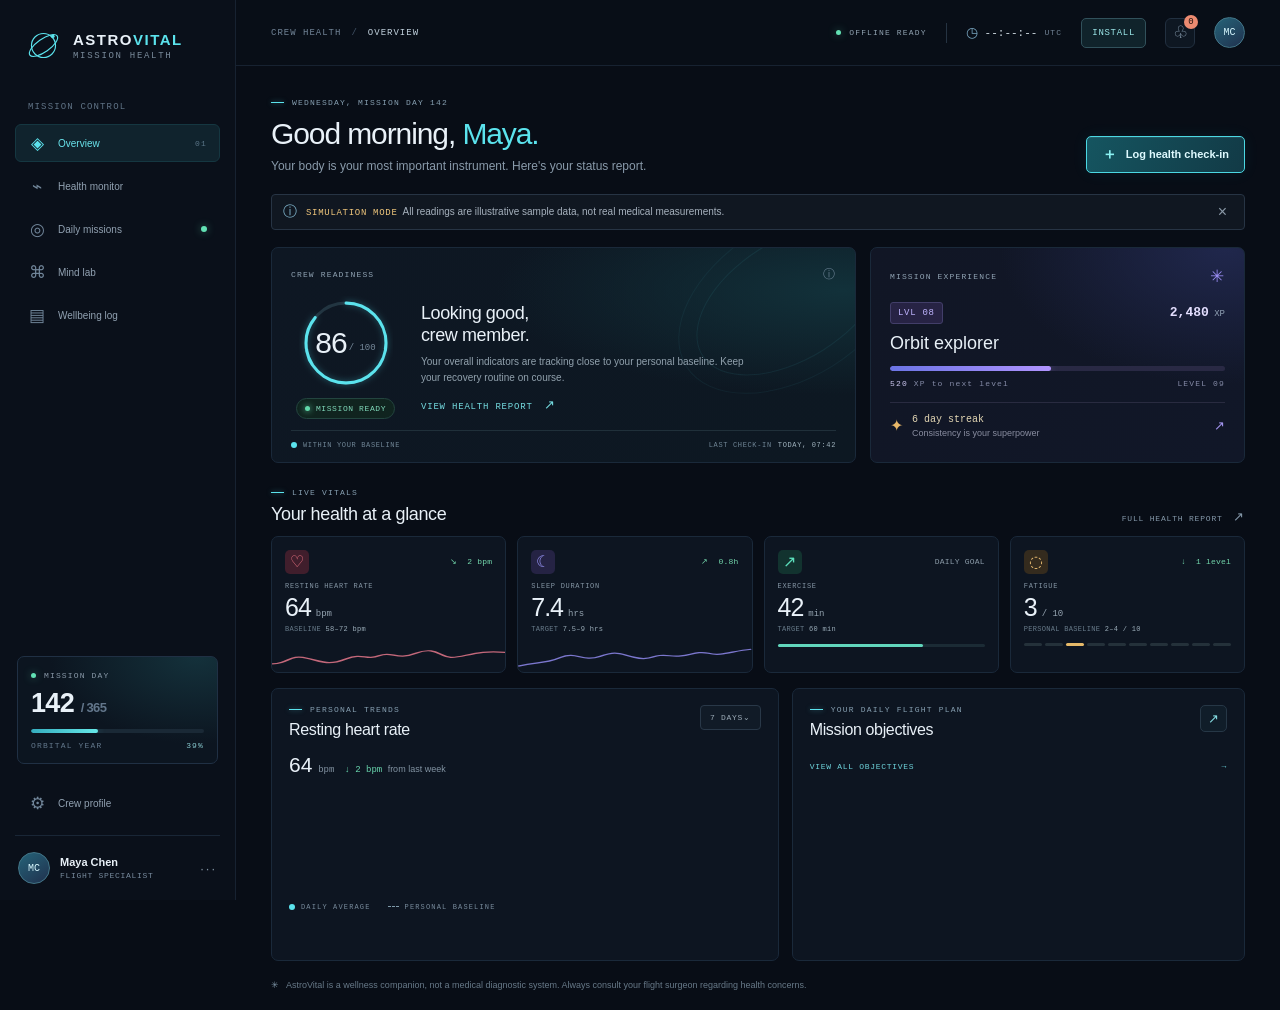
<file: SpaceApps 2026/AstroVital: Mission Health.html>
<!doctype html>
<html lang="en">
  <head>
    <meta charset="UTF-8">
    <meta name="viewport" content="width=device-width, initial-scale=1">
    <meta name="theme-color" content="#080d16">
    <meta name="description" content="AstroVital: Mission Health — a simulated, offline-ready astronaut wellness dashboard.">
    <title>AstroVital: Mission Health</title>
    <link rel="icon" type="image/svg+xml" href="./icons/astrovital.svg">
    <link rel="apple-touch-icon" href="./icons/astrovital-192.png">
    <link rel="manifest" href="./manifest.webmanifest">
    <link rel="stylesheet" href="./styles.css">
  </head>
  <body>
    <div class="app-shell">
      <aside class="sidebar">
        <a class="brand" href="#overview" aria-label="AstroVital home" data-nav="overview">
          <span class="brand-mark"><svg viewBox="0 0 40 40" aria-hidden="true"><circle cx="20" cy="20" r="13"/><ellipse cx="20" cy="20" rx="18" ry="7" transform="rotate(-35 20 20)"/><circle class="brand-star" cx="30" cy="10" r="2"/></svg></span>
          <span><strong>ASTRO<span>VITAL</span></strong><small>MISSION HEALTH</small></span>
        </a>
        <div class="sidebar-label">MISSION CONTROL</div>
        <nav class="main-nav" aria-label="Main navigation">
          <button class="nav-link active" data-nav="overview"><span class="nav-icon">◈</span> Overview <span class="nav-count">01</span></button>
          <button class="nav-link" data-nav="health"><span class="nav-icon">⌁</span> Health monitor</button>
          <button class="nav-link" data-nav="missions"><span class="nav-icon">◎</span> Daily missions <span class="nav-dot"></span></button>
          <button class="nav-link" data-nav="cognitive"><span class="nav-icon">⌘</span> Mind lab</button>
          <button class="nav-link" data-nav="journal"><span class="nav-icon">▤</span> Wellbeing log</button>
        </nav>
        <div class="sidebar-bottom">
          <div class="mission-card">
            <div class="mission-card-head"><span class="live-dot"></span> MISSION DAY</div>
            <div class="mission-day">142 <span>/ 365</span></div>
            <div class="progress-track"><span style="width:39%"></span></div>
            <div class="mission-card-foot"><span>ORBITAL YEAR</span><span>39%</span></div>
          </div>
          <button class="nav-link settings-link" data-action="profile"><span class="nav-icon">⚙</span> Crew profile</button>
          <div class="sidebar-user">
            <div class="avatar">MC</div><div class="user-lines"><strong>Maya Chen</strong><small>FLIGHT SPECIALIST</small></div><span class="user-menu">···</span>
          </div>
        </div>
      </aside>

      <main class="main-content">
        <header class="topbar">
          <div class="breadcrumb"><span>CREW HEALTH</span><span class="crumb-slash">/</span><strong id="page-crumb">OVERVIEW</strong></div>
          <div class="topbar-right">
            <div class="sync-status"><span class="live-dot"></span><span id="sync-label">OFFLINE READY</span></div>
            <span class="topbar-divider"></span>
            <div class="mission-clock"><span class="clock-icon">◷</span><span id="clock">--:--:--</span><small>UTC</small></div>
            <button class="install-button" id="install-button" type="button" aria-label="Install AstroVital as an app">INSTALL</button>
            <button class="icon-button alert-button" data-action="alerts" aria-label="View health alerts">♧<span class="alert-badge" id="alert-count">0</span></button>
            <button class="top-avatar" data-action="profile" aria-label="Open crew profile">MC</button>
          </div>
        </header>

        <div class="content-wrap">
          <section class="view active" id="view-overview">
            <div class="welcome-row">
              <div>
                <div class="eyebrow"><span class="eyebrow-line"></span> WEDNESDAY, MISSION DAY 142</div>
                <h1>Good morning, <span id="welcome-name">Maya.</span></h1>
                <p class="welcome-copy">Your body is your most important instrument. Here's your status report.</p>
              </div>
              <button class="primary-button" data-action="checkin"><span>＋</span> Log health check-in</button>
            </div>

            <div class="notice-strip"><span class="notice-icon">ⓘ</span><span><strong>SIMULATION MODE</strong> &nbsp;All readings are illustrative sample data, not real medical measurements.</span><button aria-label="Dismiss simulation notice" data-action="dismiss-notice">×</button></div>

            <div class="hero-grid">
              <article class="readiness-card">
                <div class="card-topline"><span>CREW READINESS</span><span class="tiny-info">ⓘ</span></div>
                <div class="readiness-body">
                  <div class="readiness-score"><div class="score-ring"><svg viewBox="0 0 120 120" aria-hidden="true"><circle class="ring-track" cx="60" cy="60" r="51"/><circle class="ring-value" cx="60" cy="60" r="51"/></svg><div class="score-text"><strong id="readiness-score">86</strong><small>/ 100</small></div></div><div class="status-pill"><span></span> MISSION READY</div></div>
                  <div class="readiness-copy"><h2>Looking good,<br>crew member.</h2><p>Your overall indicators are tracking close to your personal baseline. Keep your recovery routine on course.</p><button class="text-button" data-nav="health">VIEW HEALTH REPORT <span>↗</span></button></div>
                </div>
                <div class="readiness-foot"><span><i class="legend-dot cyan"></i>WITHIN YOUR BASELINE</span><span>LAST CHECK-IN <strong id="last-checkin">TODAY, 07:42</strong></span></div>
                <div class="hero-orbit orbit-one"></div><div class="hero-orbit orbit-two"></div>
              </article>
              <article class="xp-card">
                <div class="card-topline"><span>MISSION EXPERIENCE</span><span class="xp-star">✳</span></div>
                <div class="xp-level"><span class="level-chip">LVL 08</span><span class="xp-total"><strong id="xp-total">2,480</strong> XP</span></div>
                <h2>Orbit explorer</h2>
                <div class="xp-track"><span id="xp-progress" style="width:48%"></span></div>
                <div class="xp-foot"><span><strong id="xp-to-next">520</strong> XP to next level</span><span>LEVEL 09</span></div>
                <div class="streak-row"><span class="streak-flame">✦</span><span><strong id="streak-value">6 day streak</strong><small>Consistency is your superpower</small></span><span class="streak-spark">↗</span></div>
              </article>
            </div>

            <div class="section-heading metric-heading"><div><div class="eyebrow"><span class="eyebrow-line"></span> LIVE VITALS</div><h2>Your health at a glance</h2></div><button class="subtle-button" data-nav="health">FULL HEALTH REPORT <span>↗</span></button></div>
            <div class="metric-grid" id="overview-metrics">
              <article class="metric-card"><div class="metric-top"><span class="metric-icon heart-icon">♡</span><span class="metric-trend good">↘ &nbsp;2 bpm</span></div><div class="metric-name">RESTING HEART RATE</div><div class="metric-reading"><strong id="metric-heart">64</strong><span>bpm</span></div><div class="metric-baseline">BASELINE <strong>58–72 bpm</strong></div><div class="sparkline heart-spark"><svg viewBox="0 0 120 32" preserveAspectRatio="none"><path d="M0 22 C9 21 9 10 18 15 S29 24 38 16 48 18 55 12 64 18 74 9 86 13 92 14 106 4 120 8"/></svg></div></article>
              <article class="metric-card"><div class="metric-top"><span class="metric-icon sleep-icon">☾</span><span class="metric-trend good">↗ &nbsp;0.8h</span></div><div class="metric-name">SLEEP DURATION</div><div class="metric-reading"><strong id="metric-sleep">7.4</strong><span>hrs</span></div><div class="metric-baseline">TARGET <strong>7.5–9 hrs</strong></div><div class="sparkline sleep-spark"><svg viewBox="0 0 120 32" preserveAspectRatio="none"><path d="M0 25 C10 19 14 22 22 14 S33 20 42 13 51 9 60 14 69 9 78 12 91 5 98 9 110 6 120 4"/></svg></div></article>
              <article class="metric-card"><div class="metric-top"><span class="metric-icon move-icon">↗</span><span class="metric-trend muted">DAILY GOAL</span></div><div class="metric-name">EXERCISE</div><div class="metric-reading"><strong id="metric-exercise">42</strong><span>min</span></div><div class="metric-baseline">TARGET <strong>60 min</strong></div><div class="mini-progress"><span id="exercise-progress" style="width:70%"></span></div></article>
              <article class="metric-card"><div class="metric-top"><span class="metric-icon fatigue-icon">◌</span><span class="metric-trend good">↓ &nbsp;1 level</span></div><div class="metric-name">FATIGUE</div><div class="metric-reading"><strong id="metric-fatigue">3</strong><span>/ 10</span></div><div class="metric-baseline">PERSONAL BASELINE <strong>2–4 / 10</strong></div><div class="fatigue-bars"><i></i><i></i><i class="filled"></i><i></i><i></i><i></i><i></i><i></i><i></i><i></i></div></article>
            </div>

            <div class="lower-grid">
              <article class="panel trend-panel">
                <div class="panel-heading"><div><div class="eyebrow"><span class="eyebrow-line"></span> PERSONAL TRENDS</div><h2>Resting heart rate</h2></div><button class="range-select" data-range="7">7 DAYS⌄</button></div>
                <div class="chart-meta"><strong><span id="chart-latest">64</span> <small>bpm</small></strong><span class="chart-change"><span>↓</span> 2 bpm <small>from last week</small></span></div>
                <div class="chart-wrap" id="heart-chart" role="img" aria-label="Seven day resting heart rate chart"></div>
                <div class="chart-footer"><span><i class="legend-dot cyan"></i>DAILY AVERAGE</span><span><i class="legend-line"></i>PERSONAL BASELINE</span></div>
              </article>
              <article class="panel missions-panel">
                <div class="panel-heading"><div><div class="eyebrow"><span class="eyebrow-line"></span> YOUR DAILY FLIGHT PLAN</div><h2>Mission objectives</h2></div><button class="circle-arrow" data-nav="missions" aria-label="View all missions">↗</button></div>
                <div class="mission-list" id="overview-mission-list"></div>
                <button class="all-missions" data-nav="missions">VIEW ALL OBJECTIVES <span>→</span></button>
              </article>
            </div>
            <footer class="disclaimer"><span>✳</span> AstroVital is a wellness companion, not a medical diagnostic system. Always consult your flight surgeon regarding health concerns.</footer>
          </section>

          <section class="view" id="view-health">
            <div class="page-intro"><div class="eyebrow"><span class="eyebrow-line"></span> PERSONAL HEALTH MONITOR</div><h1>Your health, <span>in context.</span></h1><p>Trends are compared against your own pre-flight baselines, not a generic average.</p></div>
            <div class="notice-strip"><span class="notice-icon">ⓘ</span><span><strong>SIMULATION MODE</strong> &nbsp;All readings are illustrative sample data, not real medical measurements.</span></div>
            <div id="health-alerts"></div>
            <div class="health-detail-grid" id="health-metrics"></div>
            <article class="panel full-chart-panel"><div class="panel-heading"><div><div class="eyebrow"><span class="eyebrow-line"></span> HEALTH TIMELINE</div><h2>Personal trends over time</h2></div><div class="range-tabs"><button class="range-tab active" data-range="7">7D</button><button class="range-tab" data-range="30">30D</button></div></div><div class="timeline-legend"><span><i class="legend-dot cyan"></i>HEART RATE</span><span><i class="legend-dot blue"></i>SLEEP (HRS)</span><span><i class="legend-line"></i>BASELINE</span></div><div class="chart-wrap large-chart" id="health-chart"></div></article>
            <div class="health-note"><span>ⓘ</span><div><strong>About your personal baseline</strong><p>Baselines are personalized reference ranges shown for this simulated crew profile. A reading outside your usual range is a prompt to review and, if needed, contact your flight surgeon — it is not a diagnosis.</p></div></div>
            <footer class="disclaimer"><span>✳</span> AstroVital is a wellness companion, not a medical diagnostic system. Always consult your flight surgeon regarding health concerns.</footer>
          </section>

          <section class="view" id="view-missions">
            <div class="page-intro"><div class="eyebrow"><span class="eyebrow-line"></span> MISSION DAY 142 · FLIGHT PLAN</div><h1>Small actions. <span>Stronger missions.</span></h1><p>Choose approved wellness activities that fit your day. Every check-in is progress.</p></div>
            <div class="mission-summary"><div class="summary-icon">◎</div><div><span>DAILY OBJECTIVES</span><strong id="mission-summary-text">0 of 4 complete</strong></div><div class="summary-progress"><div class="progress-track"><span id="mission-summary-progress"></span></div><small>MISSION XP EARNED <strong id="mission-xp-today">0 / 160 XP</strong></small></div><div class="summary-streak"><span>✦</span><strong id="mission-streak">6</strong><small>DAY STREAK</small></div></div>
            <div class="section-heading"><div><div class="eyebrow"><span class="eyebrow-line"></span> WELLNESS FLIGHT PLAN</div><h2>Today's objectives</h2></div><span class="sim-tag">SIMULATED MISSION DATA</span></div>
            <div class="objective-list" id="mission-objectives"></div>
            <div class="achievement-panel"><div class="achievement-mark">✳</div><div><strong>Consistency unlocks new insignia.</strong><p>Complete daily health check-ins and approved wellness activities to earn mission XP. XP and achievements are for motivation only.</p></div><div class="achievement-badge"><span>◈</span><small>NEXT BADGE</small><strong>STEADY ORBIT</strong></div></div>
            <footer class="disclaimer"><span>✳</span> Wellness activities shown are illustrative. Follow your mission medical officer's approved exercise and recovery plan.</footer>
          </section>

          <section class="view" id="view-cognitive">
            <div class="page-intro"><div class="eyebrow"><span class="eyebrow-line"></span> COGNITIVE FITNESS · MIND LAB</div><h1>Keep your mind <span>mission sharp.</span></h1><p>Short, optional brain games offer a fun way to practice focus. They are not clinical cognitive assessments.</p></div>
            <div class="cognitive-stats"><div><span>THIS WEEK</span><strong id="cog-sessions">3 <small>sessions</small></strong></div><div><span>BEST REACTION</span><strong id="cog-best">284 <small>ms</small></strong></div><div><span>FOCUS STREAK</span><strong>✦ 4 <small>days</small></strong></div><span class="sim-tag">SIMULATED SCORES</span></div>
            <div class="game-tabs" role="tablist"><button class="game-tab active" data-game="memory">01 &nbsp; MEMORY</button><button class="game-tab" data-game="reaction">02 &nbsp; REACTION</button><button class="game-tab" data-game="attention">03 &nbsp; ATTENTION</button></div>
            <article class="panel game-panel">
              <div class="game-copy"><div class="eyebrow"><span class="eyebrow-line"></span><span id="game-kicker">MEMORY SEQUENCE</span></div><h2 id="game-title">Sequence protocol</h2><p id="game-description">Watch the sequence, then repeat it in the same order. Each round adds one new step.</p><div class="game-meta"><span>◷ &nbsp;<strong id="game-duration">~1 MIN</strong></span><span>✦ &nbsp;+25 XP COMPLETE</span></div><button class="primary-button" id="game-start">START EXERCISE <span>→</span></button></div>
              <div class="game-stage" id="game-stage"><div class="game-idle"><div class="game-emblem">⌘</div><span>COGNITIVE TRAINING MODULE</span><small>SELECT START TO BEGIN</small></div></div>
            </article>
            <div class="health-note"><span>ⓘ</span><div><strong>Not a cognitive assessment</strong><p>These games are for optional engagement and practice only. Scores can vary with sleep, focus, and your environment. Do not use them to make medical or operational decisions.</p></div></div>
          </section>

          <section class="view" id="view-journal">
            <div class="page-intro"><div class="eyebrow"><span class="eyebrow-line"></span> DAILY WELLBEING · PRIVATE BY DEFAULT</div><h1>Check in with <span>yourself.</span></h1><p>A quick reflection helps you notice patterns. Your journal stays on this device.</p></div>
            <div class="journal-grid">
              <article class="panel checkin-panel"><div class="eyebrow"><span class="eyebrow-line"></span> TODAY'S WELLNESS CHECK-IN</div><h2>How are you feeling, Maya?</h2><p class="form-intro">This is a non-clinical wellbeing check-in. Share only what feels comfortable.</p><form id="wellness-form"><label class="field-label">MOOD RIGHT NOW</label><div class="mood-options"><label><input type="radio" name="mood" value="Low"><span>☁</span><small>LOW</small></label><label><input type="radio" name="mood" value="Okay"><span>◒</span><small>OKAY</small></label><label><input type="radio" name="mood" value="Good" checked><span>☀</span><small>GOOD</small></label><label><input type="radio" name="mood" value="Great"><span>✦</span><small>GREAT</small></label></div><label class="field-label" for="energy-slider">FATIGUE LEVEL <strong><span id="fatigue-value">3</span> / 10</strong></label><input id="energy-slider" class="range-input" type="range" min="1" max="10" value="3"><div class="range-labels"><span>FEELING RESTED</span><span>VERY FATIGUED</span></div><label class="field-label" for="journal-note">PRIVATE JOURNAL <span class="optional-label">OPTIONAL · STORED ON THIS DEVICE</span></label><textarea id="journal-note" rows="4" maxlength="500" placeholder="Anything you'd like to reflect on? Only you can see this note on this device."></textarea><div class="form-footer"><span>UP TO 500 CHARACTERS</span><button class="primary-button" type="submit">SAVE CHECK-IN <span>→</span></button></div><div class="form-feedback" id="journal-feedback" aria-live="polite"></div></form></article>
              <aside class="wellness-aside"><article class="panel mood-summary"><div class="eyebrow"><span class="eyebrow-line"></span> YOUR WELLNESS TREND</div><h2>A little reflection goes a long way.</h2><div class="mood-trend"><div class="mood-dots"><span>☀</span><span>◒</span><span>☀</span><span>✦</span><span>☀</span><span>◒</span><span class="today-dot">☀</span></div><div class="mood-days"><span>THU</span><span>FRI</span><span>SAT</span><span>SUN</span><span>MON</span><span>TUE</span><span>TODAY</span></div></div><p>Patterns are personal. Use your check-ins to reflect on what helps you feel your best.</p></article><article class="privacy-card"><span>◉</span><div><strong>Your privacy matters</strong><p>Check-ins and journal entries are stored locally in this browser. They are not sent to a server. Avoid recording sensitive information on a shared device.</p></div></article><button class="subtle-button log-mission" data-nav="missions">EXPLORE WELLNESS ACTIVITIES <span>↗</span></button></aside>
            </div>
            <div class="section-heading journal-history-heading"><div><div class="eyebrow"><span class="eyebrow-line"></span> YOUR PERSONAL LOG</div><h2>Recent check-ins</h2></div></div><div class="journal-history" id="journal-history"></div>
            <footer class="disclaimer"><span>✳</span> AstroVital is a wellness companion, not a medical diagnostic system. Consult your flight surgeon about health concerns.</footer>
          </section>
        </div>
      </main>
    </div>

    <div class="modal-backdrop" id="modal-backdrop" aria-hidden="true"><section class="modal" id="app-modal" role="dialog" aria-modal="true" aria-labelledby="modal-title"><button class="modal-close" data-action="close-modal" aria-label="Close dialog">×</button><div id="modal-content"></div></section></div>
    <div class="toast" id="toast" aria-live="polite"></div>
    <script src="./app.js"></script>
  </body>
</html>
</file>
<file: SpaceApps 2026/styles.css>
:root{color-scheme:dark;--bg:#080d16;--sidebar:#0a101a;--panel:#0d1521;--panel-soft:#101a28;--line:#1a293a;--line-bright:#24384a;--text:#e9f1f8;--muted:#75899d;--faint:#526779;--cyan:#5be3ed;--blue:#729dff;--green:#62e1b4;--amber:#f2bf72;--red:#ff7f87;--sans:'DM Sans',-apple-system,BlinkMacSystemFont,'Segoe UI',sans-serif;--display:'Space Grotesk',var(--sans);--mono:'DM Mono',ui-monospace,monospace}
*{box-sizing:border-box}
html{min-width:320px;scroll-behavior:smooth}
body{margin:0;background:var(--bg);color:var(--text);font-family:var(--sans);font-size:13px;-webkit-font-smoothing:antialiased}
button,input,textarea{font:inherit}
button{color:inherit}
button:focus-visible,a:focus-visible,input:focus-visible,textarea:focus-visible{outline:2px solid var(--cyan);outline-offset:3px}
.app-shell{min-height:100vh}
.sidebar{position:fixed;inset:0 auto 0 0;width:236px;background:var(--sidebar);border-right:1px solid #172231;padding:27px 15px 16px;display:flex;flex-direction:column;z-index:5}
.brand{display:flex;align-items:center;gap:11px;padding:0 10px 38px;text-decoration:none;color:var(--text)}
.brand-mark{width:37px;height:37px;color:var(--cyan);display:grid;place-items:center}
.brand-mark svg{width:37px;fill:none;stroke:currentColor;stroke-width:1.25}
.brand-mark .brand-star{fill:currentColor;stroke:none}
.brand strong{font:700 15px var(--display);letter-spacing:1.5px;display:block}
.brand strong span{color:var(--cyan)}
.brand small{font:9px var(--mono);letter-spacing:1.7px;color:#7a8b9b;display:block;margin-top:3px}
.sidebar-label,.eyebrow,.card-topline,.metric-name,.metric-baseline,.mission-card-head,.mission-card-foot,.readiness-foot,.xp-foot,.nav-count,.mission-objective-meta,.field-label,.range-labels,.form-footer,.sim-tag,.timeline-legend,.chart-footer,.cognitive-stats>div>span,.game-tab,.game-meta,.game-idle>span,.game-idle small,.breadcrumb,.sync-status,.mission-clock small,.objective-meta,.stat-label,.badge-caption{font:9px var(--mono);letter-spacing:1.15px}
.sidebar-label{color:#607386;padding:0 13px 12px}
.main-nav{display:grid;gap:5px}
.nav-link{height:42px;width:100%;border:1px solid transparent;border-radius:6px;display:flex;align-items:center;gap:12px;padding:0 12px;background:none;color:#91a1b1;text-align:left;cursor:pointer;font-size:12px;transition:background .18s,color .18s,border .18s}
.nav-link:hover{background:#101a27;color:#e5f4fc}
.nav-link.active{background:#10232d;border-color:#153741;color:#69e3eb}
.nav-icon{font-size:17px;line-height:1;width:18px;text-align:center;color:#71869a}
.nav-link.active .nav-icon{color:var(--cyan)}
.nav-count{margin-left:auto;color:#597486;font-size:8px}
.nav-dot,.live-dot{height:6px;width:6px;border-radius:50%;background:var(--green);box-shadow:0 0 9px #62e1b478;display:inline-block}
.nav-dot{margin-left:auto}
.sidebar-bottom{margin-top:auto}
.mission-card{margin:0 2px 20px;padding:14px 13px 13px;border:1px solid #203044;border-radius:7px;background:radial-gradient(ellipse at 90% 0%,#14313b 0,transparent 58%),#0c1520}
.mission-card-head{color:#8999a8;display:flex;align-items:center;gap:8px;font-size:8px}
.mission-card-head .live-dot{width:5px;height:5px}
.mission-day{font:600 27px var(--display);margin:8px 0 10px;letter-spacing:-.7px}
.mission-day span{font-size:13px;color:#62768b}
.progress-track,.xp-track{height:4px;background:#1a2936;border-radius:9px;overflow:hidden}
.progress-track>span,.xp-track>span{display:block;height:100%;border-radius:9px;background:linear-gradient(90deg,#35adbe,#66e8e8);box-shadow:0 0 9px #50dce366}
.mission-card-foot{display:flex;justify-content:space-between;margin-top:8px;font-size:8px;color:#63788c}
.mission-card-foot span:last-child{color:#88cbd0}
.settings-link{margin-bottom:13px}
.sidebar-user{border-top:1px solid #192636;padding:16px 3px 0;display:flex;align-items:center;gap:10px}
.avatar,.top-avatar{border-radius:50%;background:linear-gradient(145deg,#256378,#20314e);color:#d8f8ff;display:grid;place-items:center;font:500 10px var(--mono);border:1px solid #427587}
.avatar{width:32px;height:32px}
.user-lines{display:grid;gap:3px}
.user-lines strong{font-size:11px;font-weight:600}
.user-lines small{font:8px var(--mono);letter-spacing:.7px;color:#788b9e}
.user-menu{margin-left:auto;letter-spacing:2px;color:#8091a0}
.main-content{position:relative;isolation:isolate;margin-left:236px;min-height:100vh}
.space-background{position:fixed;inset:0;z-index:0;overflow:hidden;pointer-events:none;background:#070c15;--destination-glow:rgba(70,150,220,.32)}
.space-background::before{content:"";position:absolute;inset:0;z-index:0;background:radial-gradient(circle at 13px 19px,#d9eaffb8 0 1px,transparent 1.6px) 0 0/97px 113px,radial-gradient(circle at 53px 61px,#a7bfff99 0 .8px,transparent 1.5px) 0 0/137px 149px,radial-gradient(circle at 29px 42px,#93edff88 0 .7px,transparent 1.4px) 0 0/173px 181px,radial-gradient(ellipse 34% 29% at 22% 27%,var(--destination-nebula),transparent 78%),radial-gradient(ellipse 40% 32% at 76% 73%,var(--destination-nebula-accent),transparent 80%),radial-gradient(ellipse 36% 34% at 76% 32%,var(--destination-glow),transparent 76%),radial-gradient(ellipse 48% 42% at 22% 80%,#17335629,transparent 76%)}
.space-background::after{content:"";position:absolute;inset:0;z-index:2;background:linear-gradient(90deg,#080d16a8 0%,#080d1638 55%,#080d1670 100%),radial-gradient(ellipse at 75% 35%,transparent 12%,#050a14a8 100%)}
.space-background-canvas{position:absolute;inset:0;z-index:1;width:100%;height:100%;display:block}
.topbar,.content-wrap{position:relative;z-index:1}
.topbar{height:66px;padding:0 35px;border-bottom:1px solid #172231;display:flex;justify-content:space-between;align-items:center;background:#090f18cf;backdrop-filter:blur(8px)}
.breadcrumb{color:#738699;font-size:9px;letter-spacing:1px}
.crumb-slash{padding:0 10px;color:#425368}
.breadcrumb strong{color:#c3d3df;font-weight:400}
.topbar-right{display:flex;align-items:center;gap:19px}
.sync-status{display:flex;align-items:center;gap:8px;font-size:8px;color:#92a3b2}
.sync-status .live-dot{width:5px;height:5px}
.topbar-divider{height:20px;border-left:1px solid #253342}
.mission-clock{font:11px var(--mono);color:#d5e0e8;display:flex;align-items:center;gap:7px}
.mission-clock small{font-size:8px;color:#718294}
.clock-readouts{display:grid;gap:2px;min-width:0}
.clock-readout{display:flex;align-items:baseline;gap:7px;min-width:0;white-space:nowrap}
.clock-readout>span{font:11px var(--mono);font-variant-numeric:tabular-nums}
.clock-readout small{font-size:7px;letter-spacing:.35px}
.profile-clock-readout>span{color:#a7bdcb;font-size:9px}
#profile-clock-zone{display:block;max-width:110px;overflow:hidden;text-overflow:ellipsis;direction:ltr}
@media(max-width:760px){.mission-clock{gap:4px}.clock-readouts{gap:1px}.clock-readout{gap:4px}.clock-readout>span{font-size:9px}.profile-clock-readout>span{font-size:8px}#profile-clock-zone{max-width:72px;font-size:6px;letter-spacing:0}}
@media(max-width:430px){.mission-clock{gap:3px}.clock-readout{gap:3px}.clock-readout>span{font-size:8px}.clock-readout small{font-size:6px}.profile-clock-readout>span{font-size:7px}#profile-clock-zone{max-width:60px}}
.clock-icon{font-size:14px;color:#79a6c0}
.install-button{height:30px;padding:0 10px;border:1px solid #31515b;border-radius:5px;background:#10232b;color:#9be7e9;font:9px var(--mono);letter-spacing:.7px;cursor:pointer;white-space:nowrap}
.install-button:hover{border-color:#65d4da;background:#15313a}
.icon-button{width:30px;height:30px;border:1px solid #223040;border-radius:6px;background:#0e1722;color:#8da2b5;cursor:pointer;position:relative;font-size:17px}
.alert-badge{position:absolute;top:-4px;right:-4px;min-width:14px;height:14px;padding:0 3px;border-radius:10px;background:#ec8b71;color:#20120e;font:9px var(--mono);display:grid;place-items:center}
.top-avatar{width:31px;height:31px;cursor:pointer}
.content-wrap{max-width:1390px;margin:0 auto;padding:32px 35px 20px}
.view{display:none;animation:fade-in .28s ease both}
.view.active{display:block}
.view.is-emerging{display:block;animation:none;opacity:0;transform:translateY(8px)}
.view.is-revealing{animation:view-emerge .72s cubic-bezier(.22,.61,.36,1) both}
.view.is-leaving{display:block;animation:view-depart .22s ease-in both}
@keyframes fade-in{from{opacity:0;transform:translateY(4px)}to{opacity:1;transform:translateY(0)}}
@keyframes view-depart{to{opacity:0;transform:translateY(-4px)}}
@keyframes view-emerge{from{opacity:0;transform:translateY(8px)}to{opacity:1;transform:none}}
.star-flight{position:fixed;inset:0;z-index:4;overflow:hidden;pointer-events:none;visibility:hidden;opacity:0;background:radial-gradient(ellipse at center,#071321f7 0,#050b16f4 58%,#03070df7 100%);transition:opacity .16s ease,visibility 0s linear .16s}
.star-flight.is-running{visibility:visible;opacity:1;transition:opacity .12s ease}
.star-flight::before{content:"";position:absolute;inset:-55%;opacity:0;background-image:radial-gradient(circle at 8% 17%,#d9fbff 0 1px,transparent 1.8px),radial-gradient(circle at 18% 72%,#7feeff 0 1px,transparent 1.7px),radial-gradient(circle at 32% 28%,#a6bdff 0 1px,transparent 1.8px),radial-gradient(circle at 43% 86%,#e0f7ff 0 1px,transparent 1.7px),radial-gradient(circle at 55% 11%,#89e9f8 0 1px,transparent 1.8px),radial-gradient(circle at 66% 63%,#c2d8ff 0 1px,transparent 1.7px),radial-gradient(circle at 76% 34%,#f0fcff 0 1px,transparent 1.8px),radial-gradient(circle at 89% 79%,#8fe5fa 0 1px,transparent 1.7px);transform:scale(.3)}
.star-flight.is-running::before{animation:star-flight-fallback .76s cubic-bezier(.25,.65,.25,1) both}
.star-flight-canvas{position:absolute;inset:0;width:100%;height:100%;display:block}
@keyframes star-flight-fallback{0%{opacity:.12;transform:scale(.3)}24%{opacity:.7;transform:scale(.75)}58%{opacity:1;transform:scale(1.45)}100%{opacity:.08;transform:scale(2.4)}}
.welcome-row{display:flex;align-items:flex-end;justify-content:space-between;margin-bottom:21px}
.eyebrow{display:flex;align-items:center;gap:8px;color:#87a0b2;font-size:8px;letter-spacing:1.2px}
.eyebrow-line{width:13px;height:1px;background:var(--cyan);display:inline-block;box-shadow:0 0 5px #5be3ed88}
h1,h2,p{margin-top:0}
h1{font:500 30px/1.15 var(--display);letter-spacing:-1.1px;margin:10px 0 7px}
h1 span{color:var(--cyan)}
.welcome-copy,.page-intro>p{font-size:12px;color:#899aaa;margin:0}
.primary-button{display:inline-flex;align-items:center;justify-content:center;gap:9px;padding:0 15px;height:37px;border:1px solid #4bd8e3;border-radius:5px;background:linear-gradient(110deg,#155560,#123a46);color:#dffaff;font-size:11px;font-weight:600;cursor:pointer;box-shadow:inset 0 1px #ffffff12,0 0 16px #2dd5dc12;transition:filter .2s,transform .2s}
.primary-button:hover{filter:brightness(1.2);transform:translateY(-1px)}
.primary-button span{font-size:15px;color:#8cf3f3}
.notice-strip{min-height:35px;padding:7px 11px;border:1px solid #273444;background:#101721;border-radius:4px;display:flex;align-items:center;gap:9px;color:#a6b1bd;font-size:10px;margin-bottom:17px}
.notice-strip strong{font:9px var(--mono);letter-spacing:.7px;color:#f0c77c}
.notice-icon{color:#83b9d1;font-size:14px}
.notice-strip button{margin-left:auto;border:0;background:none;color:#8b9aa8;font-size:16px;cursor:pointer}
.hero-grid{display:grid;grid-template-columns:1.56fr 1fr;gap:14px}
.readiness-card,.xp-card,.panel,.metric-card{background:var(--panel);border:1px solid var(--line);border-radius:7px;position:relative;overflow:hidden}
.readiness-card{min-height:205px;padding:18px 19px 13px;background:radial-gradient(ellipse at 98% 20%,#12313a 0,transparent 43%),linear-gradient(120deg,#0e1723,#0d1822)}
.card-topline{position:relative;z-index:1;display:flex;align-items:center;justify-content:space-between;color:#91a4b4;font-size:8px}
.tiny-info{color:#647b8d;font-size:12px}
.readiness-body{position:relative;z-index:1;display:flex;align-items:center;gap:21px;margin:13px 0 11px}
.readiness-score{display:flex;flex-direction:column;align-items:center;gap:8px;min-width:109px}
.score-ring{position:relative;width:94px;height:94px}
.score-ring svg{width:100%;height:100%;transform:rotate(-90deg)}
.ring-track,.ring-value{fill:none;stroke-width:4}
.ring-track{stroke:#223541}
.ring-value{stroke:var(--cyan);stroke-dasharray:320;stroke-dashoffset:45;stroke-linecap:round;filter:drop-shadow(0 0 4px #50d9e966)}
.score-text{position:absolute;inset:0;display:flex;align-items:center;justify-content:center}
.score-text strong{font:500 30px var(--display);letter-spacing:-1px}
.score-text small{font:9px var(--mono);color:#76899a;align-self:center;margin:10px 0 0 2px}
.status-pill{display:flex;align-items:center;gap:6px;padding:5px 8px;border-radius:20px;border:1px solid #23453f;background:#10241f;color:#81dabb;font:8px var(--mono);letter-spacing:.6px}
.status-pill span{width:5px;height:5px;border-radius:50%;background:#61d9aa;box-shadow:0 0 6px #61d9aa}
.readiness-copy h2{font:500 18px/1.25 var(--display);letter-spacing:-.4px;margin:0 0 7px}
.readiness-copy p{font-size:10px;line-height:1.6;color:#91a1ad;max-width:330px;margin:0 0 11px}
.text-button,.subtle-button{padding:0;border:0;background:none;color:#75dce1;font:9px var(--mono);letter-spacing:.8px;cursor:pointer}
.text-button span,.subtle-button span{margin-left:5px;font-size:13px}
.readiness-foot{position:relative;z-index:1;border-top:1px solid #20303a;padding-top:10px;display:flex;justify-content:space-between;color:#708696;font-size:7px;letter-spacing:.65px}
.readiness-foot span{display:flex;align-items:center;gap:6px}
.readiness-foot strong{color:#a1b4bf;font-weight:400}
.legend-dot{width:6px;height:6px;border-radius:50%;display:inline-block;background:var(--cyan)}
.legend-dot.blue{background:var(--blue)}
.legend-line{height:0;width:11px;border-top:1px dashed #7e9aaa;display:inline-block}
.orbit-one,.orbit-two{position:absolute;border:1px solid #4acbd315;border-radius:50%;width:210px;height:120px;right:-41px;top:-8px;transform:rotate(-32deg);pointer-events:none}
.orbit-two{width:250px;height:155px;right:-62px;top:-25px;border-color:#54c6db10}
.xp-card{padding:18px 19px;background:radial-gradient(ellipse at 95% 0%,#20274c 0,transparent 45%),linear-gradient(130deg,#111625,#111728)}
.xp-star{color:#9a8df2;font-size:17px}
.xp-level{display:flex;justify-content:space-between;align-items:center;margin-top:15px}
.level-chip{font:9px var(--mono);letter-spacing:.7px;padding:5px 7px;border-radius:3px;background:#272344;border:1px solid #423e69;color:#c0b5ff}
.xp-total{font:9px var(--mono);color:#91a1b4}
.xp-total strong{font-size:13px;color:#e3defe}
.xp-card h2{font:500 18px var(--display);margin:9px 0 12px}
.xp-track{height:5px;background:#292944}
.xp-track>span{background:linear-gradient(90deg,#6b74e4,#b194ff);box-shadow:0 0 9px #8f84f255}
.xp-foot{display:flex;justify-content:space-between;color:#858ba7;font-size:8px;margin:8px 0 14px}
.xp-foot strong{color:#cec9f2;font-weight:400}
.streak-row{border-top:1px solid #292b40;display:flex;align-items:center;gap:9px;padding-top:11px}
.streak-flame{font-size:16px;color:#e9b869}
.streak-row>span:nth-child(2){display:grid;gap:3px}
.streak-row strong{font:10px var(--mono);color:#e4d7b4}
.streak-row small{font-size:9px;color:#898da0}
.streak-spark{margin-left:auto;color:#a495f0}
.rufus-card{min-height:292px;display:grid;grid-template-columns:minmax(180px,220px) minmax(0,1fr);align-items:center;gap:22px;position:relative;overflow:hidden;margin:0 0 16px;padding:16px 27px;border:1px solid #344d68;border-radius:9px;background:radial-gradient(circle at 7% 21%,#ffe4a8aa 0 1px,transparent 1.8px),radial-gradient(circle at 22% 78%,#a7d6ef88 0 1px,transparent 2px),radial-gradient(circle at 55% 18%,#f8d99a77 0 1px,transparent 1.7px),radial-gradient(circle at 87% 67%,#9dc8f577 0 1px,transparent 2px),radial-gradient(ellipse at 17% 48%,#234564 0,transparent 36%),radial-gradient(ellipse at 100% 0%,#1b3156 0,transparent 44%),linear-gradient(110deg,#08172f,#0b1c37 58%,#101d35);box-shadow:inset 0 1px #ffffff0a,0 8px 24px #02071330}
.rufus-card::before{content:"";position:absolute;width:300px;height:300px;left:-85px;top:-150px;border:1px solid #88b8df20;border-radius:50%;box-shadow:0 0 0 17px #8fc5e308,0 0 0 43px #8fc5e306;pointer-events:none}
.rufus-art{height:262px;display:grid;place-items:center;position:relative;z-index:1}
.rufus-art::after{content:"";position:absolute;z-index:2;top:0;left:8%;width:12%;height:26%;border-radius:0 0 3px 0;background:linear-gradient(135deg,#0a1a31,#0b1c37);pointer-events:none}
.rufus-avatar{display:block;width:100%;height:260px;object-fit:contain;filter:drop-shadow(0 8px 10px #02070c88);transform-origin:50% 85%}
.rufus-bounce{animation:rufus-bounce .52s ease}
@keyframes rufus-bounce{0%,100%{transform:translateY(0)}38%{transform:translateY(-9px) rotate(-3deg)}72%{transform:translateY(0) rotate(2deg)}}
.rufus-brief{min-height:126px;display:flex;align-items:center;gap:16px;position:relative;overflow:hidden;margin:14px 0;padding:10px 17px;border:1px solid #2c435a;border-radius:7px;background:radial-gradient(ellipse at 10% 50%,#1a3850 0,transparent 52%),linear-gradient(110deg,#0b1b31,#111b2b)}
.rufus-brief::after{content:"";position:absolute;inset:0;background:radial-gradient(circle at 92% 20%,#f2ca7b88 0 1px,transparent 2px),radial-gradient(circle at 84% 78%,#abd5ed88 0 1px,transparent 2px);pointer-events:none}
.rufus-brief>img{display:block;position:relative;z-index:1;align-self:stretch;width:104px;min-height:105px;object-fit:contain;border-radius:4px;filter:drop-shadow(0 4px 6px #02071388)}
.rufus-brief>div{position:relative;z-index:1}
.rufus-brief-label{display:block;margin-bottom:7px;color:#edc16f;font:8px var(--mono);letter-spacing:1px}
.rufus-brief strong{display:block;margin-bottom:5px;color:#eaf1f7;font:500 14px var(--display)}
.rufus-brief p{max-width:580px;margin:0;color:#9badbd;font-size:10px;line-height:1.55}
.mission-rufus{min-height:108px;margin:13px 0}
.mission-rufus>img{width:82px;min-height:90px}
.rufus-mission-star{position:absolute;right:24px;top:17px;color:#f0c775aa}
.health-rufus>img{width:91px}
.mind-rufus>img{width:104px}
.recovery-rufus{min-height:118px}
.recovery-rufus>img{width:104px}
.rufus-modal-note{display:flex;align-items:center;gap:12px;margin:14px 0;padding:8px 12px;border:1px solid #293d51;border-radius:5px;background:linear-gradient(105deg,#0c1d32,#111b29);color:#9eafbc;font-size:10px;line-height:1.5}
.rufus-modal-note strong{color:#e5edf2}
.rufus-modal-art{width:58px;height:72px;object-fit:contain}
.rufus-profile-buddy{display:flex;align-items:center;gap:10px;margin:14px 0;padding:8px 10px;border:1px solid #293d51;border-radius:5px;background:#0d1a2a}
.rufus-profile-art{width:52px;height:68px;object-fit:contain}
.rufus-profile-buddy>div{display:grid;gap:4px;flex:1}
.rufus-profile-buddy strong{font-size:10px}
.rufus-profile-buddy span{color:#91a5b3;font-size:9px}
.rufus-profile-buddy .secondary-button{height:30px;font:8px var(--mono)}
.rufus-copy{position:relative;z-index:1;min-width:0}
.rufus-kicker{display:flex;align-items:center;gap:8px;color:#85a8b7;font:8px var(--mono);letter-spacing:1px}
.rufus-online{display:inline-flex;align-items:center;gap:5px;margin-left:auto;color:#7dc4ae;font-size:7px;letter-spacing:.6px}
.rufus-online i{width:5px;height:5px;border-radius:50%;background:#62e1b4;box-shadow:0 0 7px #62e1b488}
.rufus-copy h2{display:flex;align-items:center;gap:9px;margin:9px 0 5px;font:600 19px var(--display);letter-spacing:-.3px}
.rufus-copy h2 span{padding:4px 6px;border:1px solid #314457;border-radius:3px;color:#90a4b7;font:7px var(--mono);letter-spacing:.7px}
.rufus-copy p{max-width:560px;min-height:30px;margin:0 0 10px;color:#a6b6c1;font-size:11px;line-height:1.55}
.rufus-actions{display:flex;align-items:center;gap:9px;flex-wrap:wrap}
.rufus-actions .primary-button{height:31px;padding:0 11px;font:8px var(--mono);letter-spacing:.5px}
.rufus-actions .primary-button span{font-size:12px}
.rufus-customize-button{height:31px;padding:0 10px;border:1px solid #304153;border-radius:5px;background:#121d2a;color:#a8bac7;font:8px var(--mono);letter-spacing:.45px;cursor:pointer}
.rufus-customize-button:hover{border-color:#5a9ca5;color:#c9f8f6}
.rufus-customize-button span{margin-left:5px;color:#81dce2}
.section-heading{display:flex;align-items:flex-end;justify-content:space-between;margin:25px 0 11px}
.section-heading h2,.panel-heading h2{font:500 18px var(--display);letter-spacing:-.35px;margin:7px 0 0}
.subtle-button{color:#8599aa;font-size:8px}
.subtle-button:hover,.text-button:hover{color:#b4faff}
.metric-grid{display:grid;grid-template-columns:repeat(4,minmax(0,1fr));gap:11px}
.metric-card{height:137px;padding:13px 13px 11px}
.metric-top{display:flex;align-items:center;justify-content:space-between}
.metric-icon{width:24px;height:24px;border-radius:5px;display:grid;place-items:center;font-size:16px}
.heart-icon{color:#fa7b8b;background:#401e2c}.sleep-icon{color:#9e9aff;background:#252344}.move-icon,.resistanceExercise-icon{color:#5ce0bc;background:#12332f}.fatigue-icon{color:#f0c275;background:#342b1e}.connection-icon{color:#8ed4e4;background:#17303a}.immuneSymptoms-icon{color:#f0bd76;background:#34291f}.oxygen-icon,.hydration-icon{color:#65d5e5;background:#163343}.pressure-icon,.medication-icon{color:#aca0fc;background:#292643}.temperature-icon,.meal-icon{color:#e5b977;background:#36291e}
.unavailable-card{border-style:dashed;background:#0b141f}
.metric-trend{font:8px var(--mono);letter-spacing:.2px}
.metric-trend.good{color:#73d7ac}.metric-trend.muted{color:#8b9ba8}
.metric-name{font-size:7px;color:#8495a4;margin:8px 0 3px;letter-spacing:.7px}
.metric-reading{display:flex;align-items:baseline;gap:5px}
.metric-reading strong{font:500 25px var(--display);letter-spacing:-1px}
.metric-reading>span{font:9px var(--mono);color:#94a3b0}
.metric-baseline{font-size:7px;color:#687b8a;letter-spacing:.3px;margin-top:3px}
.metric-baseline strong{font-weight:400;color:#9badb9}
.sparkline{position:absolute;bottom:0;left:0;right:0;height:26px;opacity:.8}
.sparkline svg{width:100%;height:100%;overflow:visible}
.sparkline path{fill:none;stroke-width:1.5}
.heart-spark path{stroke:#f27d91}.sleep-spark path{stroke:#9890fa}
.mini-progress{height:3px;border-radius:4px;background:#1b2b35;margin-top:11px}
.mini-progress span{display:block;height:100%;background:#61d6bc;border-radius:4px}
.fatigue-bars{display:flex;gap:3px;margin-top:10px}
.fatigue-bars i{height:3px;flex:1;background:#24313a;border-radius:3px}
.fatigue-bars i.filled{background:#e5b969}
.lower-grid{display:grid;grid-template-columns:1.12fr 1fr;gap:13px;margin-top:15px}
.panel{padding:16px 17px}
.trend-panel,.missions-panel{min-height:273px}
.panel-heading{display:flex;align-items:flex-start;justify-content:space-between}
.panel-heading h2{font-size:16px}
.range-select{font:8px var(--mono);letter-spacing:.7px;color:#9cabb8;background:#111b27;border:1px solid #293848;border-radius:4px;padding:7px 9px;cursor:pointer}
.chart-meta{display:flex;align-items:baseline;gap:10px;margin-top:14px}
.chart-meta>strong{font:500 21px var(--display)}
.chart-meta>strong small{font:9px var(--mono);color:#8393a2}
.chart-change{font:9px var(--mono);color:#69d7ae}
.chart-change small{font:9px var(--sans);color:#8394a3}
.chart-wrap{width:100%;height:118px;margin-top:6px;position:relative}
.chart-wrap svg{width:100%;height:100%;overflow:visible}
.chart-grid-line{stroke:#1d2b37;stroke-width:1}
.chart-baseline{stroke:#728897;stroke-width:1;stroke-dasharray:4 4;opacity:.6}
.chart-area{fill:url(#chart-fill)}
.chart-line{fill:none;stroke:#55dce4;stroke-width:2}
.chart-point{fill:#101924;stroke:#60e5eb;stroke-width:2;cursor:pointer}
.chart-point:hover{fill:#5be3ed}
.chart-label{fill:#718596;font:8px var(--mono)}
.chart-footer{display:flex;gap:17px;color:#788b9c;font-size:7px;margin-top:2px}
.chart-footer span,.timeline-legend span{display:flex;align-items:center;gap:6px}
.circle-arrow{height:27px;width:27px;background:#101d29;border:1px solid #263746;border-radius:5px;color:#86dfe4;cursor:pointer}
.mission-list{margin-top:13px}
.mission-row{display:flex;align-items:center;gap:10px;padding:8px 0;border-bottom:1px solid #1b2a37}
.mission-row:last-child{border:0}
.mission-check{height:22px;width:22px;display:grid;place-items:center;border:1px solid #334455;border-radius:5px;background:#101a26;color:#667b8c;cursor:pointer;flex:none;font-size:12px}
.mission-check.done{background:#123a38;border-color:#287c72;color:#80ead2}
.mission-copy{min-width:0;flex:1}
.mission-copy strong{font-size:10px;font-weight:500;display:block;margin-bottom:3px}
.mission-copy small{font-size:9px;color:#788d9d}
.mission-reward{font:8px var(--mono);color:#c3ae77;white-space:nowrap}
.all-missions{display:flex;justify-content:space-between;width:100%;border:0;background:none;color:#6ed4dc;font:8px var(--mono);letter-spacing:.7px;padding:10px 0 0;cursor:pointer}
.disclaimer{display:flex;align-items:center;gap:7px;margin-top:19px;color:#677988;font-size:9px}
.disclaimer span{color:#7b91a2}
.page-intro{margin:8px 0 23px}
.page-intro h1{font-size:31px;margin-top:11px}
.page-intro>p{max-width:640px;line-height:1.65}
.page-intro+.notice-strip{margin-top:-7px}
.health-detail-grid{display:grid;grid-template-columns:repeat(4,minmax(0,1fr));gap:11px;margin:18px 0}
.health-metric{padding:14px;background:#0d1521;border:1px solid #1b2b3a;border-radius:6px;min-height:126px}
.health-metric-head{display:flex;justify-content:space-between;align-items:center}
.health-metric-head .metric-icon{width:25px;height:25px}
.health-metric h3{font:8px var(--mono);letter-spacing:.7px;color:#8c9cac;margin:10px 0 4px}
.health-metric-value{font:500 23px var(--display)}
.health-metric-value small{font:9px var(--mono);color:#96a5b2;margin-left:4px}
.health-metric-baseline{font-size:9px;color:#7f929f;margin-top:4px}
.health-status{font:8px var(--mono);color:#6ed7b0;display:flex;align-items:center;gap:5px}
.health-status::before{content:'';height:5px;width:5px;border-radius:50%;background:currentColor}
.health-status.watch{color:#e7bc6c}
.health-metric-alert{border-color:#6b4934;background:linear-gradient(135deg,#1b1716,#111620)}
.full-chart-panel{margin-top:15px;padding:17px 19px}
.range-tabs{display:flex;border:1px solid #2a3949;border-radius:5px;padding:2px;background:#0a121c;gap:2px}
.range-tab{border:0;background:none;border-radius:3px;padding:5px 10px;font:8px var(--mono);color:#8193a1;cursor:pointer}
.range-tab.active{background:#193039;color:#7fe4e9}
.timeline-legend{display:flex;gap:16px;margin:15px 0 0;color:#7b8e9c;font-size:8px}
.large-chart{height:204px;margin-top:4px}
.chart-bar{fill:#718ef6;opacity:.75}
.alert-card{border:1px solid #694c37;background:#171814;border-radius:5px;padding:12px 14px;display:flex;align-items:flex-start;gap:10px;margin:0 0 12px}
.alert-card .alert-mark{color:#f0bf6b;font-size:16px}
.alert-card strong{display:block;font:10px var(--mono);color:#edc27a;letter-spacing:.2px;margin:0 0 4px}
.alert-card p{color:#a9a69a;font-size:10px;line-height:1.5;margin:0}
.health-note{display:flex;gap:11px;padding:13px 15px;margin-top:15px;border:1px solid #233448;background:#101924;border-radius:5px;color:#89a1b4}
.health-note>span{font-size:15px;color:#77c7d1}
.health-note strong{font-size:10px;color:#d4e0e8}
.health-note p{font-size:10px;line-height:1.6;color:#899baa;margin:4px 0 0}
.mission-summary{display:flex;align-items:center;gap:13px;padding:15px 17px;border-radius:6px;border:1px solid #263747;background:radial-gradient(ellipse at 2% 50%,#14303b,transparent 46%),#0e1722;margin-bottom:26px}
.summary-icon{height:36px;width:36px;border-radius:6px;display:grid;place-items:center;color:#63e1e8;background:#12303a;font-size:21px}
.mission-summary>div:nth-child(2){display:grid;gap:5px}
.mission-summary>div:nth-child(2)>span{font:8px var(--mono);letter-spacing:.9px;color:#8a9eae}
.mission-summary>div:nth-child(2)>strong{font:500 14px var(--display)}
.summary-progress{margin-left:auto;width:32%;min-width:130px}
.summary-progress small{font:8px var(--mono);color:#788d9e;display:block;margin-top:7px}
.summary-progress small strong{font-weight:400;color:#d7c37f}
.summary-streak{border-left:1px solid #293847;padding-left:17px;display:grid;grid-template-columns:auto auto;column-gap:5px;align-items:center}
.summary-streak span{color:#e8bc70}
.summary-streak strong{font:500 18px var(--display)}
.summary-streak small{grid-column:1/3;font:7px var(--mono);color:#8294a0;letter-spacing:.4px}
.sim-tag{font-size:8px;letter-spacing:.6px;color:#c8ab75;background:#251f17;border:1px solid #453b2b;border-radius:3px;padding:6px 8px;white-space:nowrap}
.objective-list{display:grid;gap:9px}
.objective-card{padding:13px 15px;border:1px solid #1e2d3b;border-radius:6px;background:#0d1520;display:flex;align-items:center;gap:14px;transition:border-color .2s,background .2s}
.objective-card.complete{border-color:#23463f;background:#0e191d}
.objective-icon{height:36px;width:36px;flex:none;border-radius:6px;background:#122834;color:#70dce3;display:grid;place-items:center;font-size:18px}
.objective-card:nth-child(2) .objective-icon{background:#22213a;color:#aaa0fc}
.objective-card:nth-child(3) .objective-icon{background:#26301e;color:#b1d67a}
.objective-card:nth-child(4) .objective-icon{background:#30271e;color:#e7bd77}
.objective-copy{flex:1;min-width:0}
.objective-copy h3{font:500 12px var(--display);margin:0 0 4px}
.objective-copy p{font-size:10px;color:#8093a1;margin:0}
.objective-meta{display:flex;align-items:center;gap:12px;color:#7e91a1;font-size:8px}
.objective-meta strong{color:#cfb778;font-weight:400}
.objective-button{padding:7px 10px;border:1px solid #344655;border-radius:4px;background:#111d28;color:#9fb1bf;font:8px var(--mono);letter-spacing:.35px;cursor:pointer;white-space:nowrap}
.objective-button:hover{border-color:#56cbd5;color:#8ae9ed}
.objective-button.complete-button{border-color:#265649;background:#13241f;color:#7fdeb9;cursor:default}
.achievement-panel{margin-top:17px;padding:14px 16px;background:linear-gradient(100deg,#19172b,#111826);border:1px solid #302d49;border-radius:6px;display:flex;align-items:center;gap:13px}
.achievement-mark{height:35px;width:35px;border-radius:50%;display:grid;place-items:center;background:#302a49;color:#c3b0ff;font-size:18px;flex:none}
.achievement-panel>div:nth-child(2){flex:1}
.achievement-panel>div:nth-child(2)>strong{font-size:11px;font-weight:600}
.achievement-panel p{font-size:9px;color:#9292a4;margin:4px 0 0}
.achievement-badge{border-left:1px solid #3b3654;padding-left:16px;display:grid;grid-template-columns:auto auto;column-gap:6px;align-items:center}
.achievement-badge span{grid-row:1/3;color:#b4a1f2;font-size:17px}
.achievement-badge small{font:7px var(--mono);color:#85839b}
.achievement-badge strong{font:8px var(--mono);color:#d9d0fa;letter-spacing:.4px}
.cognitive-stats{display:flex;align-items:center;gap:0;padding:14px 16px;margin-bottom:21px;border:1px solid #213143;border-radius:6px;background:#0d1520}
.cognitive-stats>div{display:grid;gap:6px;padding:0 24px;border-right:1px solid #263545}
.cognitive-stats>div:first-child{padding-left:0}
.cognitive-stats>div>span{color:#8093a4;font-size:8px}
.cognitive-stats>div>strong{font:500 18px var(--display);color:#d9e8ef}
.cognitive-stats>div>strong small{font:9px var(--mono);color:#8295a3}
.cognitive-stats .sim-tag{margin-left:auto}
.game-tabs{display:flex;border-bottom:1px solid #233243;gap:23px}
.game-tab{background:none;border:0;border-bottom:2px solid transparent;padding:0 1px 11px;color:#768999;cursor:pointer;font-size:8px}
.game-tab.active{border-color:var(--cyan);color:#80e2e8}
.game-panel{margin-top:13px;min-height:275px;display:grid;grid-template-columns:.75fr 1.25fr;gap:18px;padding:21px}
.game-copy{display:flex;flex-direction:column;align-items:flex-start}
.game-copy h2{font:500 21px var(--display);margin:12px 0 8px}
.game-copy>p{font-size:11px;line-height:1.65;color:#94a3b0;max-width:305px}
.game-meta{display:flex;gap:14px;color:#8093a2;font-size:8px;margin:5px 0 18px}
.game-meta strong{font-weight:400;color:#a7bac4}
.game-copy>.primary-button{margin-top:auto}
.game-stage{min-height:230px;border:1px solid #263746;border-radius:6px;background:radial-gradient(ellipse at 50% 40%,#142b35,transparent 70%),#0b131d;display:grid;place-items:center;padding:16px;position:relative;overflow:hidden}
.game-idle{display:grid;justify-items:center;gap:8px;color:#8aa0af}
.game-emblem{width:56px;height:56px;border:1px solid #31515e;border-radius:50%;display:grid;place-items:center;color:#74e0e6;font-size:25px;box-shadow:0 0 24px #4bd8df1c}
.game-idle>span{font-size:8px}
.game-idle small{font-size:7px;color:#657b8c}
.game-stage-inner{width:min(100%,390px);display:grid;justify-items:center;gap:14px;text-align:center}
.game-stage-inner p{font-size:11px;color:#9db0bd;margin:0}
.sequence-display{font:500 25px var(--mono);letter-spacing:8px;color:#a7f5f4;min-height:31px}
.memory-grid{display:grid;grid-template-columns:repeat(4,48px);gap:8px}
.memory-cell{width:48px;height:48px;border:1px solid #345363;border-radius:6px;background:#12222e;color:#9cb4c2;cursor:pointer;font-size:16px;transition:.15s}
.memory-cell:hover,.memory-cell.lit{background:#1d5761;border-color:#6ce5e8;color:white;box-shadow:0 0 17px #42cbd455}
.memory-cell:disabled{cursor:default}
.reaction-button{width:100%;max-width:330px;min-height:95px;border:1px solid #39616c;border-radius:7px;background:#10242e;color:#92dce0;font:10px var(--mono);letter-spacing:1px;cursor:pointer}
.reaction-button.waiting{background:#523629;border-color:#a2653f;color:#ffe1b3}
.reaction-button.go{background:#145a50;border-color:#4fe0b0;color:#d7fff1;box-shadow:0 0 24px #3fe1ac22}
.attention-grid{display:grid;grid-template-columns:repeat(5,42px);gap:7px}
.attention-cell{height:42px;width:42px;border-radius:5px;background:#14212e;border:1px solid #304253;color:#b8c7d1;font-size:17px;cursor:pointer}
.attention-cell:hover{border-color:var(--cyan)}
.attention-cell.correct{background:#123a33;border-color:#52d7aa}
.inspiration-panel{display:grid;grid-template-columns:minmax(0,1fr) auto;align-items:end;gap:0 20px;margin:15px 0 18px;padding:15px 18px;border:1px solid #20384e;border-left:2px solid var(--cyan);border-radius:6px;background:radial-gradient(ellipse at 4% 0,#12303c 0,transparent 55%),linear-gradient(110deg,#0d1826,#0b1420)}
.inspiration-heading{grid-column:1/3;grid-row:1;display:flex;align-items:center;justify-content:space-between;gap:10px}
.inspiration-label,.inspiration-count{color:#8298aa;font:8px var(--mono);letter-spacing:.8px}
.inspiration-count{color:#638a97}
.inspiration-copy{grid-column:1;grid-row:2;position:relative;min-width:0;padding:12px 0 0 31px;transition:opacity .24s ease,transform .24s ease}
.inspiration-copy.is-transitioning{opacity:0;transform:translateY(4px)}
.inspiration-copy blockquote{margin:0;color:#e5f1f5;font:400 italic 18px/1.55 var(--display);quotes:"\201C" "\201D" "\2018" "\2019";overflow-wrap:anywhere}
.inspiration-copy blockquote::before{content:open-quote;color:var(--amber)}
.inspiration-copy blockquote::after{content:close-quote;color:var(--amber)}
html[lang=es] .inspiration-copy blockquote,html[lang=fr] .inspiration-copy blockquote{quotes:"\00AB\00A0" "\00A0\00BB"}
html[lang=de] .inspiration-copy blockquote{quotes:"\201E" "\201C"}
html[lang=zh] .inspiration-copy blockquote{quotes:"\201C" "\201D"}
html[lang=ja] .inspiration-copy blockquote{quotes:"\300C" "\300D"}
html[lang=ar] .inspiration-copy blockquote{quotes:"\00AB" "\00BB"}
.inspiration-controls{grid-column:2;grid-row:2;display:flex;align-items:center;gap:5px;padding-top:10px}
.inspiration-control{width:30px;height:30px;padding:0;display:grid;place-items:center;border:1px solid #2a4252;border-radius:4px;background:#0d1925;color:#a6c1cb;cursor:pointer;font:13px var(--mono);transition:border-color .18s,color .18s,background .18s}
.inspiration-control:hover{border-color:#438894;background:#10242e;color:var(--cyan)}
.journal-grid{display:grid;grid-template-columns:minmax(0,1.3fr) minmax(245px,.7fr);gap:14px}
.checkin-panel{padding:20px}
.checkin-panel h2,.mood-summary h2{font:500 18px var(--display);margin:12px 0 5px}
.form-intro{font-size:10px;color:#8d9eab}
.field-label{display:flex;justify-content:space-between;color:#92a5b2;font-size:8px;letter-spacing:.8px;margin:19px 0 9px}
.field-label strong{font:9px var(--mono);color:#d5e4e9}
.mood-options{display:grid;grid-template-columns:repeat(4,1fr);gap:8px}
.mood-options label{position:relative;cursor:pointer}
.mood-options input{position:absolute;opacity:0}
.mood-options label span{height:48px;display:grid;place-items:center;border:1px solid #263847;border-radius:5px;background:#101924;font-size:20px;color:#a7b5c2;transition:.2s}
.mood-options label small{display:block;text-align:center;font:7px var(--mono);letter-spacing:.5px;color:#8193a0;margin-top:5px}
.mood-options input:checked+span{border-color:#4597a2;background:#11262c;color:#7de3e5;box-shadow:inset 0 0 14px #4ed9e610}
.range-input{width:100%;accent-color:#58dbe3}
.range-labels{display:flex;justify-content:space-between;font-size:7px;color:#778b99;margin-top:1px;letter-spacing:.4px}
textarea{resize:vertical;min-height:88px;width:100%;border:1px solid #2a3b49;border-radius:5px;padding:10px;background:#0b131d;color:#dbe6ed;font-size:11px;line-height:1.5}
textarea::placeholder{color:#617483}
.optional-label{font-size:7px;color:#8296a3;letter-spacing:.5px}
.form-footer{display:flex;align-items:center;justify-content:space-between;color:#758896;font-size:7px;margin-top:12px}
.form-footer .primary-button{font-size:9px}
.form-feedback{font-size:10px;color:#79dfb8;margin-top:8px;min-height:13px}
.wellness-aside{display:flex;flex-direction:column;gap:12px}
.mood-summary{padding:18px}
.mood-summary h2{font-size:16px;line-height:1.4;margin:10px 0 16px}
.mood-trend{padding:12px 0;border-top:1px solid #21303c;border-bottom:1px solid #21303c}
.mood-dots,.mood-days{display:grid;grid-template-columns:repeat(7,1fr);justify-items:center}
.mood-dots span{font-size:17px;color:#81d9c0}
.mood-dots span:nth-child(2),.mood-dots span:nth-child(6){color:#9ea9b7}
.mood-dots .today-dot{color:#c1b2f6}
.mood-days{margin-top:6px;font:7px var(--mono);color:#718594}
.mood-summary>p{font-size:10px;line-height:1.6;color:#8596a4;margin:12px 0 0}
.privacy-card{display:flex;gap:10px;padding:13px;border:1px solid #263748;border-radius:5px;background:#101924}
.privacy-card>span{font-size:15px;color:#71c5d0}
.privacy-card strong{font-size:10px;color:#d4e1e6}
.privacy-card p{font-size:9px;line-height:1.55;color:#8b9eab;margin:4px 0 0}
.log-mission{align-self:flex-start;margin:5px 0}
.journal-history-heading{margin-top:27px}
.journal-history{display:grid;gap:7px}
.journal-entry{display:flex;align-items:flex-start;gap:12px;padding:11px 13px;background:#0e1620;border:1px solid #1d2b39;border-radius:5px}
.journal-entry>span{font-size:15px;color:#7ad5c9}
.journal-entry>div{flex:1}
.journal-entry strong{font-size:10px}
.journal-entry small{font:8px var(--mono);color:#8093a1;margin-left:8px}
.journal-entry p{font-size:10px;line-height:1.5;color:#93a3ae;margin:5px 0 0}
.modal-backdrop{position:fixed;inset:0;z-index:20;background:#02060cba;display:none;align-items:center;justify-content:center;padding:18px;backdrop-filter:blur(4px)}
.modal-backdrop.open{display:flex}
.modal{width:min(100%,490px);max-height:min(90vh,780px);overflow-y:auto;position:relative;padding:24px;background:#0e1722;border:1px solid #314555;border-radius:8px;box-shadow:0 18px 60px #0009;animation:modal-in .18s ease}
@keyframes modal-in{from{opacity:0;transform:translateY(8px) scale(.99)}to{opacity:1;transform:translateY(0) scale(1)}}
.modal-close{position:absolute;top:13px;right:14px;width:28px;height:28px;border:1px solid #28394a;border-radius:4px;background:#121d29;color:#a5b4bf;font-size:18px;cursor:pointer}
.modal h2{font:500 21px var(--display);margin:9px 0 6px}
.modal p{font-size:10px;line-height:1.6;color:#96a7b2}
.modal-form{display:grid;grid-template-columns:1fr 1fr;gap:12px;margin:17px 0}
.modal-form label{display:grid;gap:6px;font:8px var(--mono);letter-spacing:.7px;color:#91a6b4}
.modal-form input,.modal-form select{width:100%;height:34px;border:1px solid #2d4050;border-radius:4px;background:#0a121c;color:#e1ebef;padding:0 9px;font:11px var(--sans)}
.rufus-preview{display:flex;align-items:center;gap:15px;margin:12px 0;padding:9px 14px;border:1px solid #273c4d;border-radius:7px;background:radial-gradient(ellipse at 12% 50%,#1d3e56,#101a27 74%)}
.rufus-preview-art{width:92px;height:122px;object-fit:contain;filter:drop-shadow(0 5px 8px #02071388)}
.rufus-preview>div{display:grid;gap:5px}
.rufus-preview strong{font:600 14px var(--display)}
.rufus-preview span{color:#9aabba;font-size:10px;line-height:1.5}
.rufus-pose-grid{display:grid;grid-template-columns:repeat(2,minmax(0,1fr));gap:8px}
.rufus-pose-choice{display:flex;align-items:center;gap:9px;min-width:0;min-height:110px;padding:7px;border:1px solid #2b3d50;border-radius:6px;background:linear-gradient(130deg,#101d2b,#0b1522);text-align:left;cursor:pointer;transition:border-color .18s,background .18s,transform .18s}
.rufus-pose-choice:hover{transform:translateY(-1px);border-color:#718ba0}
.rufus-pose-choice.selected{border-color:#61dbe4;background:linear-gradient(130deg,#15313d,#101b2a);box-shadow:inset 0 0 0 1px #61dbe433}
.rufus-pose-thumb{flex:0 0 70px;width:70px;height:96px;object-fit:contain;border-radius:3px}
.rufus-pose-choice>span{display:grid;gap:5px;min-width:0}
.rufus-pose-choice strong{color:#e2edf2;font:500 10px var(--display)}
.rufus-pose-choice small{color:#91a4b2;font-size:8px;line-height:1.45}
.journal-empty{align-items:center}
.journal-empty-art{width:60px;height:76px;object-fit:contain;flex:0 0 auto}
@media(max-width:520px){.inspiration-panel{padding:13px}.inspiration-heading{grid-column:1}.inspiration-copy{grid-column:1;grid-row:2;padding-left:27px}.inspiration-copy blockquote{font-size:16px}.inspiration-controls{grid-column:1;grid-row:3;justify-content:flex-end;gap:4px}.inspiration-control{width:28px;height:28px}}
.modal-actions{display:flex;justify-content:flex-end;gap:9px;margin-top:17px}
.secondary-button{padding:0 13px;height:36px;border:1px solid #304150;border-radius:5px;background:#121c27;color:#a5b4c0;cursor:pointer;font-size:10px}
.alert-list{display:grid;gap:9px;margin-top:16px}
.alert-empty{padding:17px;border:1px solid #284239;background:#101d19;border-radius:5px;color:#84dcb6;font-size:11px}
.inbox-heading{display:flex;align-items:center;justify-content:space-between;gap:12px;margin:17px 0 8px}
.inbox-heading h2{margin:0;color:#e3edf3;font:500 17px var(--display)}
.inbox-heading>span{color:#f0c77d;font:8px var(--mono);letter-spacing:.6px;text-transform:uppercase}
.inbox-toolbar{display:flex;align-items:center;justify-content:space-between;gap:12px;margin:12px 0;color:#91a6b4;font-size:10px;line-height:1.55}
.inbox-toolbar p{margin:0;max-width:620px}
.notification-demo-panel{margin-bottom:20px}
.notification-demo-panel>p{max-width:760px;color:#91a6b4;font-size:11px;line-height:1.6}
.notification-demo-actions{display:flex;flex-wrap:wrap;gap:8px;margin:14px 0}
.notification-demo-actions button:disabled{opacity:.48;cursor:not-allowed}
.notification-demo-status{min-height:17px;color:#9ad9c0;font-size:10px;line-height:1.5}
.notification-demo-preview{margin-top:8px;padding:12px;border:1px solid #304150;border-radius:5px;background:#101b26;color:#d6e5ed;font-size:11px}
.notification-demo-preview[hidden]{display:none}
.notification-demo-panel .notification-demo-limit{margin-bottom:0;color:#788b99;font-size:10px}
.inbox-list{display:grid;gap:9px}
.inbox-message{align-items:center;margin:0}
.inbox-message.is-read{border-color:#284239;background:#101b1a;opacity:.78}
.inbox-message-copy{flex:1;min-width:0}
.inbox-message-heading{display:flex;align-items:center;gap:9px;flex-wrap:wrap}
.inbox-message .inbox-status{padding:3px 6px;border:1px solid #805b2b;border-radius:3px;color:#f0c77d;font:7px var(--mono);letter-spacing:.5px;text-transform:uppercase}
.inbox-message.is-read .inbox-status{border-color:#365849;color:#91d8b5}
.inbox-message time{display:block;margin-top:6px;color:#7f93a3;font:8px var(--mono)}
.inbox-read-toggle{flex:0 0 auto;min-height:30px}
.nav-link[data-nav=alerts]{position:relative}
.inbox-unread-badge{position:absolute;top:3px;right:4px;display:inline-grid;place-items:center;min-width:17px;height:17px;padding:0 4px;border:1px solid #f0bf6b;border-radius:10px;background:#392a18;color:#ffe1a5;font:8px var(--mono)}
.inbox-unread-badge[hidden]{display:none}
@media(max-width:760px){.inbox-toolbar{align-items:flex-start;flex-direction:column}.inbox-read-toggle{align-self:flex-start}}
.toast{position:fixed;z-index:30;bottom:22px;left:50%;transform:translate(-50%,20px);display:flex;align-items:center;gap:8px;max-width:calc(100vw - 24px);padding:7px 13px 7px 8px;border:1px solid #476178;border-radius:7px;background:linear-gradient(110deg,#0d1d30,#10242b);color:#d6f8f6;font-size:11px;opacity:0;pointer-events:none;transition:opacity .2s,transform .2s;box-shadow:0 8px 30px #0005}
.toast img{width:31px;height:42px;object-fit:contain;flex:0 0 auto}
.toast #toast-message{color:#d6f8f6}
.toast.show{opacity:1;transform:translate(-50%,0)}

@media (min-width:1500px){.content-wrap{padding-top:38px}.metric-card{height:148px}.trend-panel,.missions-panel{min-height:292px}.chart-wrap{height:135px}}
@media (max-width:1100px){.sidebar{width:205px}.main-content{margin-left:205px}.content-wrap{padding:28px 24px}.topbar{padding:0 24px}.hero-grid{grid-template-columns:1fr 1fr}.metric-grid,.health-detail-grid{grid-template-columns:repeat(2,minmax(0,1fr))}.metric-card{height:137px}.readiness-copy p{max-width:260px}.lower-grid{grid-template-columns:1fr}.trend-panel,.missions-panel{min-height:unset}.chart-wrap{height:125px}}
@media (max-width:760px){.sidebar{width:62px;padding:17px 8px 10px;align-items:center}.brand{padding:0 0 28px}.brand>span:last-child,.sidebar-label,.nav-link:not(.active) .nav-count,.nav-link{font-size:0}.nav-link{justify-content:center;padding:0;width:43px}.nav-icon{font-size:18px}.nav-link.active{font-size:0}.nav-count,.nav-dot{display:none}.main-nav{width:100%;justify-items:center}.mission-card,.settings-link,.sidebar-user{display:none}.sidebar-bottom{width:100%;margin-top:auto}.main-content{margin-left:62px}.topbar{height:57px;padding:0 15px}.content-wrap{padding:22px 15px}.breadcrumb{font-size:8px}.topbar-right{gap:10px}.sync-status{font-size:0}.sync-status .live-dot{width:7px;height:7px}.mission-clock{font-size:10px}.topbar-divider{height:16px}.welcome-row{align-items:flex-start;gap:12px;flex-direction:column}.welcome-row .primary-button{align-self:flex-start}.rufus-card{grid-template-columns:118px minmax(0,1fr);gap:10px;min-height:224px;padding:10px}.rufus-art{height:200px}.rufus-avatar{width:116px;height:196px}.rufus-copy h2{font-size:17px}.rufus-copy p{font-size:10px}.rufus-kicker{font-size:7px;letter-spacing:.5px}.rufus-online{font-size:0}.rufus-online i{width:6px;height:6px}.rufus-actions{gap:6px}.rufus-actions .primary-button,.rufus-customize-button{font-size:7px;padding:0 7px}.rufus-brief{gap:10px;padding:8px 11px}.rufus-brief>img{width:80px;min-height:96px}.rufus-brief strong{font-size:12px}.rufus-brief p{font-size:9px}.hero-grid{grid-template-columns:1fr}.readiness-card{min-height:195px}.xp-card{min-height:185px}.readiness-copy p{max-width:400px}.metric-grid,.health-detail-grid{grid-template-columns:repeat(2,minmax(0,1fr))}.section-heading h2,.panel-heading h2{font-size:16px}.lower-grid{grid-template-columns:1fr}.chart-wrap{height:115px}.journal-grid{grid-template-columns:1fr}.game-panel{grid-template-columns:1fr}.game-stage{min-height:210px}.cognitive-stats{gap:0}.cognitive-stats>div{padding:0 10px}.cognitive-stats>div>span{font-size:6px;letter-spacing:.4px}.cognitive-stats>div>strong{font-size:15px}.cognitive-stats .sim-tag{display:none}.summary-progress{width:auto}.objective-meta{display:none}.objective-card{gap:10px;padding:11px}.achievement-badge{display:none}.page-intro h1{font-size:27px}}
@media (max-width:430px){.rufus-card{grid-template-columns:83px minmax(0,1fr);gap:7px;padding:8px}.rufus-art{height:150px}.rufus-avatar{width:82px;height:146px}.rufus-copy h2{margin-top:7px}.rufus-copy h2 span{font-size:6px}.rufus-copy p{min-height:0;margin-bottom:8px}.rufus-actions .primary-button,.rufus-customize-button{height:28px;font-size:6px;padding:0 6px}.rufus-brief>img{width:66px;min-height:82px}.rufus-brief{min-height:100px}.rufus-pose-grid{grid-template-columns:1fr}.rufus-pose-choice{min-height:90px}.rufus-pose-thumb{height:76px}.rufus-preview{margin-bottom:10px}}
@media (max-width:430px){.content-wrap{padding:18px 11px}.topbar{padding:0 11px}.breadcrumb{letter-spacing:.5px}.topbar-right{gap:8px}.mission-clock{gap:4px}.top-avatar{height:27px;width:27px}.hero-grid{gap:10px}.readiness-card,.xp-card{padding:15px}.readiness-body{gap:12px}.readiness-copy h2{font-size:16px}.readiness-copy p{font-size:9px}.readiness-foot{font-size:6px}.metric-card{padding:11px 10px}.metric-name{font-size:6px}.metric-reading strong{font-size:22px}.metric-baseline{font-size:6px}.section-heading{gap:8px}.section-heading>.subtle-button{font-size:7px}.mission-summary{gap:8px;padding:12px}.summary-icon{width:30px;height:30px}.mission-summary>div:nth-child(2)>strong{font-size:11px}.summary-progress{min-width:75px}.summary-streak{padding-left:8px}.summary-streak small{font-size:6px}.sim-tag{font-size:6px;padding:5px}.objective-copy h3{font-size:11px}.objective-copy p{font-size:9px}.objective-button{padding:7px;font-size:7px}.chart-footer{font-size:6px;gap:10px}.panel{padding:13px}.modal{padding:20px 16px}.modal-form{grid-template-columns:1fr 1fr}.mood-options{gap:5px}.mood-options label span{height:42px}.game-tabs{gap:12px}.game-tab{font-size:7px}.cognitive-stats>div{padding:0 7px}.cognitive-stats>div>strong{font-size:13px}.cognitive-stats>div>strong small{font-size:7px}}
@media (prefers-reduced-motion:reduce){*,*::before,*::after{scroll-behavior:auto!important;animation-duration:.01ms!important;animation-iteration-count:1!important;transition-duration:.01ms!important}}

.sidebar{overflow-y:auto}
.main-nav{flex:none}
.nav-link{min-height:38px;height:auto;padding-top:7px;padding-bottom:7px;font-size:10px}
.brand-mark img{width:37px;height:37px;object-fit:contain}
.mission-day.mission-identifier{font:500 12px var(--mono);letter-spacing:.3px;overflow-wrap:anywhere;margin:11px 0}
.entry-screen{display:none;min-height:100vh;padding:28px;place-items:center;background:radial-gradient(ellipse at 18% 20%,#123654 0,transparent 38%),radial-gradient(ellipse at 86% 76%,#182c55 0,transparent 35%),#071426}
body.show-entry .entry-screen{display:grid}
body.show-entry .app-shell{display:none}
.entry-card{width:min(1040px,100%);min-height:610px;display:grid;grid-template-columns:.9fr 1.1fr;border:1px solid #26415b;border-radius:16px;overflow:hidden;background:#0d1b2c;box-shadow:0 28px 90px #0007}
.entry-intro{position:relative;overflow:hidden;display:flex;flex-direction:column;align-items:flex-start;justify-content:center;padding:40px;background:linear-gradient(145deg,#102c48,#0a192b)}
.entry-brand{position:absolute;top:32px;left:36px;display:flex;align-items:center;gap:12px}
.entry-brand-mark{width:38px;height:38px;display:block;border-radius:10px;box-shadow:0 0 24px #38bdf833}
.entry-brand strong{display:block;font:700 16px var(--display);letter-spacing:2px}
.entry-brand small{display:block;margin-top:3px;color:#8da6bc;font:7px var(--mono);letter-spacing:.8px}
.entry-orbit{position:absolute;width:370px;height:370px;top:110px;left:50%;border:1px solid #5ccddd22;border-radius:50%;transform:translateX(-50%);box-shadow:0 0 0 34px #5ccddd08,0 0 0 75px #5ccddd05}
.entry-mascot{position:relative;z-index:1;align-self:center;width:min(250px,75%);margin:38px auto 8px;filter:drop-shadow(0 10px 24px #0007);animation:rufus-float 4s ease-in-out infinite}
.mascot-caption{z-index:1;align-self:center;text-align:center;color:#8ca9bd;font:7px var(--mono);letter-spacing:.65px}
.entry-promise{position:relative;z-index:1;max-width:330px;margin:17px auto 0;text-align:center;color:#c1d3e2;font:500 15px/1.6 var(--display)}
.entry-content{display:flex;flex-direction:column;justify-content:center;padding:42px clamp(24px,5vw,58px);background:linear-gradient(145deg,#10213a,#0d192b)}
.entry-content h1{font-size:32px;margin:14px 0 10px}
.entry-content>div>p{max-width:480px;color:#9badbe;font-size:12px;line-height:1.65}
.entry-label{display:grid;gap:7px;margin:18px 0 8px;color:#9db0c0;font:8px var(--mono);letter-spacing:.8px}
.entry-control{width:100%;height:39px;border:1px solid #30475f;border-radius:5px;background:#091728;color:#e8f3fa;padding:0 10px;font:11px var(--sans)}
.entry-control:focus-visible{outline:2px solid #5dd8e8;outline-offset:2px;border-color:#5dd8e8}
.timezone-field .entry-control{font-family:var(--mono);font-size:10px;letter-spacing:0}
.timezone-hint{margin:2px 0 12px;color:#8298aa;font-size:8px;line-height:1.55}
.timezone-hint strong,.timezone-hint code{color:#a8c5d2;font:8px var(--mono)}
.timezone-field small{color:#8298aa;font:8px/1.5 var(--sans);letter-spacing:0}
.modal-form .timezone-field{display:grid;grid-column:1/-1;gap:7px;min-width:0}
.timezone-detected{display:block;color:#8298aa;font-size:8px;line-height:1.5}
.timezone-detected code{color:#a8c5d2;font:8px var(--mono)}
#login-personnel-id{font:13px var(--mono);letter-spacing:1.2px}
.entry-note,.entry-content .entry-note{font-size:9px;color:#849caf;margin:7px 0 16px}
.entry-note strong{color:#bfeaf1;font-family:var(--mono);font-weight:600}
.entry-start{width:100%;height:43px}
.entry-install{width:100%;margin-top:5px}
.entry-language-label{margin-top:22px}
#login-feedback{color:#ffb5a7;font-size:10px;line-height:1.5;margin:6px 0}
.entry-privacy{margin:18px 0 0!important;font-size:9px!important;color:#8296a8!important}
.onboarding-fields{display:grid;grid-template-columns:1fr 1fr;gap:0 13px}
.onboarding-fields .entry-label{margin:9px 0 4px}
.entry-inline{display:grid;grid-template-columns:1fr auto;gap:7px}
.entry-inline .entry-control[type=time]{min-width:0;padding:0 7px}
.entry-inline select.entry-control{width:82px}
.entry-preferences{display:flex;flex-wrap:wrap;gap:10px 18px;margin:14px 0;padding:11px 12px;border:1px solid #263d55;border-radius:5px;color:#a8bac9;font-size:10px}
.entry-preferences legend{padding:0 5px;color:#8fa4b6;font:8px var(--mono);letter-spacing:.6px}
.entry-preferences label,.entry-toggle{display:flex;align-items:center;gap:6px}
.entry-preferences input,.entry-toggle input{accent-color:#38bdf8}
.entry-toggle{align-items:flex-start;color:#bdcbd7;font-size:10px}
.entry-toggle span{margin-left:auto;color:#8498a9;font-size:9px;text-align:right}
.entry-hint{grid-column:1/-1;margin:-5px 0 2px;color:#8498a9;font-size:9px;line-height:1.5}
.entry-actions{display:flex;justify-content:space-between;gap:10px;margin-top:17px}
.entry-actions .primary-button{margin-left:auto}
.rufus-companion{position:relative;display:grid;grid-template-columns:180px 1fr;align-items:center;gap:22px;min-height:185px;margin:17px 0;padding:16px 21px;border:1px solid #24506a;border-radius:9px;overflow:hidden;background:radial-gradient(ellipse at 8% 50%,#17415a 0,transparent 57%),linear-gradient(115deg,#10283a,#111b31)}
.rufus-portrait-wrap{position:relative;display:grid;justify-items:center}
.rufus-portrait{width:145px;height:145px;object-fit:contain;filter:drop-shadow(0 5px 15px #0005)}
.rufus-portrait.state-celebrating{animation:rufus-bounce .65s ease-in-out 2}
.rufus-portrait.state-resting{filter:saturate(.7) drop-shadow(0 5px 15px #0005)}
.rufus-art-label{color:#7f9cb0;font:6px var(--mono);letter-spacing:.6px}
.rufus-message{position:relative;z-index:1}
.rufus-state{display:inline-flex;margin-top:8px;padding:4px 7px;border:1px solid #2e596a;border-radius:20px;background:#112c3b;color:#8fe2e9;font:7px var(--mono);letter-spacing:.7px}
.rufus-message h2{margin:8px 0 5px;font:500 19px var(--display)}
.rufus-message p{max-width:560px;margin:0;color:#a8bdca;font-size:11px;line-height:1.6}
.rufus-actions{display:flex;align-items:center;gap:15px;margin-top:12px}
.rufus-actions .primary-button{height:33px;font-size:9px}
.rufus-actions .text-button{font-size:8px}
.rufus-orbit{position:absolute;right:-42px;top:-75px;width:210px;height:210px;border:1px solid #54cfe31b;border-radius:50%;box-shadow:0 0 0 29px #54cfe308}
.settings-panel{display:grid;gap:20px}
.settings-summary{display:grid;grid-template-columns:repeat(2,minmax(0,1fr));gap:10px}
.settings-item{padding:12px;border:1px solid #23384d;border-radius:5px;background:#0a1727}
.settings-item small{display:block;margin-bottom:6px;color:#839aab;font:8px var(--mono);letter-spacing:.7px}
.settings-item strong{font-size:11px;font-weight:500;overflow-wrap:anywhere}
.roadmap-panel{min-height:160px;padding:24px}
.roadmap-panel>p{margin:17px 0 8px;color:#c4d2dd;font:500 15px/1.6 var(--display)}
.roadmap-panel .roadmap-status{color:#8298aa;font:10px/1.6 var(--sans)}
@keyframes rufus-float{0%,100%{transform:translateY(0)}50%{transform:translateY(-8px)}}
@keyframes rufus-bounce{0%,100%{transform:translateY(0)}35%{transform:translateY(-12px)}70%{transform:translateY(2px)}}
@media(max-width:760px){.entry-screen{padding:12px}.entry-card{grid-template-columns:1fr;max-width:520px}.entry-intro{min-height:250px;padding:70px 20px 20px}.entry-brand{top:18px;left:20px}.entry-mascot{width:130px;margin:0 auto 2px}.entry-orbit{width:210px;height:210px;top:55px}.entry-promise{margin-top:7px;font-size:12px}.mascot-caption{font-size:6px}.entry-content{padding:27px 22px}.entry-content h1{font-size:26px}.rufus-companion{grid-template-columns:110px 1fr;gap:12px;padding:13px}.rufus-portrait{width:100px;height:100px}.rufus-message h2{font-size:16px}.rufus-actions{align-items:flex-start;flex-direction:column;gap:9px}.settings-summary{grid-template-columns:1fr 1fr}}

.baseline-toolbar{display:grid;grid-template-columns:minmax(0,1fr) auto;gap:12px;align-items:stretch;margin:16px 0}
.baseline-progress-card{display:flex;align-items:center;justify-content:space-between;gap:20px;margin:0;padding:14px 16px}
.baseline-progress-copy{min-width:0}
.baseline-kicker{display:block;color:#78d5dd;font:8px var(--mono);letter-spacing:1px}
.baseline-progress-copy>strong{display:block;margin-top:6px;color:#e3edf2;font:500 14px var(--display)}
.baseline-progress-copy p{margin:5px 0 0;color:#91a5b4;font-size:9px;line-height:1.55}
.baseline-progress{width:min(230px,38%);flex:0 0 auto}
.baseline-progress>div:first-child{display:flex;justify-content:space-between;color:#91a5b4;font:8px var(--mono)}
.baseline-progress>div:first-child strong{color:#c6e8eb}
.baseline-progress .progress-track{height:5px;margin-top:8px}
.baseline-progress .progress-track span{display:block;width:0;height:100%;border-radius:5px;background:#67d4dd;transition:width .2s}
.baseline-actions{display:grid;grid-template-columns:1fr;gap:8px;min-width:180px}
.baseline-actions button{min-height:40px;font-size:8px}
.baseline-dashboard-grid{display:grid;grid-template-columns:minmax(200px,.65fr) minmax(0,1.35fr);gap:12px;margin-bottom:16px}
.baseline-score-card,.baseline-summary-card{min-width:0;padding:16px;border:1px solid #233448;border-radius:6px;background:linear-gradient(145deg,#101d2a,#0b131e)}
.baseline-score-card .eyebrow,.baseline-summary-card .eyebrow{font-size:8px}
.baseline-score{display:flex;align-items:baseline;gap:6px;margin:12px 0 3px}
.baseline-score>strong{color:#79e0e0;font:500 44px var(--display)}
.baseline-score>span{color:#8193a1;font:9px var(--mono)}
.baseline-score-status{display:inline-block;padding:5px 7px;border:1px solid #31535c;border-radius:3px;color:#9be2dc;font:8px var(--mono);text-transform:uppercase}
.baseline-score-card p,.baseline-summary-card>p{margin:9px 0 0;color:#91a5b4;font-size:9px;line-height:1.6}
.baseline-summary-card h2{margin:12px 0 0;color:#e2edf2;font:500 17px var(--display)}
.baseline-summary-card .sim-tag{display:inline-block;margin-top:12px}
.baseline-section-heading{margin:16px 0 10px}
.baseline-section-heading h2{margin-top:5px}
.baseline-metric-grid{display:grid;grid-template-columns:repeat(4,minmax(0,1fr));gap:10px}
.baseline-metric-card{min-width:0;padding:12px;border:1px solid #1b2b3a;border-radius:5px;background:#0d1521}
.baseline-metric-head{display:flex;align-items:flex-start;justify-content:space-between;gap:6px}
.baseline-metric-head h3{margin:0;color:#94a6b3;font:8px var(--mono);letter-spacing:.35px}
.baseline-trend-status{flex:0 0 auto;font:7px var(--mono);white-space:nowrap}
.baseline-trend-status.improving{color:#83d7ba}
.baseline-trend-status.stable{color:#8ba6b7}
.baseline-trend-status.declining{color:#edc27a}
.baseline-trend-status.unavailable{color:#687c8c}
.baseline-metric-current{margin:11px 0 8px;color:#e5eff3;font:500 23px var(--display)}
.baseline-metric-current small{margin-left:4px;color:#94a6b3;font:8px var(--mono)}
.baseline-metric-detail{display:flex;justify-content:space-between;gap:8px;color:#8093a1;font-size:8px}
.baseline-metric-detail strong{color:#bdcbd3;font-weight:500}
.baseline-lower-grid{display:grid;grid-template-columns:1fr 1fr;gap:12px;margin:12px 0}
.baseline-risk-panel,.baseline-trend-panel,.baseline-charts-panel{min-width:0}
.baseline-risk-list{display:grid;gap:8px;margin-top:12px}
.baseline-risk-item{padding:10px 11px;border:1px solid #574733;border-radius:5px;background:#181713}
.baseline-risk-item strong{color:#edca89;font:9px var(--mono);text-transform:uppercase}
.baseline-risk-item p{margin:7px 0 0;color:#c3b9a7;font-size:9px;line-height:1.55}
.baseline-trend-table{width:100%;margin-top:12px;border-collapse:collapse;font:8px var(--mono)}
.baseline-trend-table th,.baseline-trend-table td{padding:7px 4px;border-bottom:1px solid #203040;text-align:left}
.baseline-trend-table thead th{color:#79909f;font-weight:400}
.baseline-trend-table tbody th{color:#b4c3cd;font-weight:400}
.baseline-trend-table td{color:#93a6b3}
.baseline-trend-table .improving{color:#83d7ba}
.baseline-trend-table .declining{color:#edc27a}
.baseline-trend-table .unavailable{color:#7c8e9b}
.baseline-empty{margin:13px 0 2px;color:#91a5b4;font-size:9px;line-height:1.6}
.baseline-charts-panel{margin-top:13px}
.baseline-charts{display:grid;grid-template-columns:repeat(2,minmax(0,1fr));gap:10px;margin-top:13px}
.baseline-chart{min-width:0;padding:11px;border:1px solid #1b2b3a;border-radius:5px;background:#0a121d}
.baseline-chart h3{margin:0;color:#cbd8e0;font:9px var(--mono);letter-spacing:.3px}
.baseline-chart p{margin:5px 0;color:#8094a1;font-size:8px}
.baseline-chart svg{display:block;width:100%;height:130px;overflow:visible}
.baseline-chart-grid{stroke:#243443;stroke-dasharray:3 5}
.baseline-chart-line{fill:none;stroke:#61dce4;stroke-width:2}
.baseline-chart-dot{fill:#61dce4}
.baseline-chart-label{fill:#75899a;font:8px var(--mono)}
.baseline-source-note{margin-top:13px}
.baseline-source-note a{color:#7ed9e3;text-decoration:underline;text-underline-offset:2px}
.baseline-link-panel{display:flex;align-items:center;justify-content:space-between;gap:15px;margin-top:14px}
.baseline-link-panel h2{margin:7px 0 5px;color:#e0eaf0;font:500 16px var(--display)}
.baseline-link-panel p{margin:0;color:#91a5b4;font-size:9px;line-height:1.6}
.baseline-link-panel .primary-button{flex:0 0 auto}
@media(max-width:1100px){.baseline-metric-grid{grid-template-columns:repeat(2,minmax(0,1fr))}}
@media(max-width:760px){.baseline-toolbar{grid-template-columns:1fr}.baseline-actions{grid-template-columns:1fr 1fr}.baseline-dashboard-grid,.baseline-lower-grid{grid-template-columns:1fr}.baseline-charts{grid-template-columns:1fr}.baseline-link-panel{align-items:flex-start;flex-direction:column}.baseline-link-panel .primary-button{width:100%}}
@media(max-width:430px){.baseline-actions{grid-template-columns:1fr}.baseline-metric-grid{grid-template-columns:1fr 1fr}.baseline-progress-card,.baseline-score-card,.baseline-summary-card{padding:13px}.baseline-metric-card{padding:10px}.baseline-metric-current{font-size:19px}}
@media(max-width:430px){.onboarding-fields{grid-template-columns:1fr}.entry-preferences{gap:9px}.entry-toggle{flex-wrap:wrap}.entry-toggle span{width:100%;margin-left:22px;text-align:left}.rufus-companion{grid-template-columns:1fr;text-align:center}.rufus-message .eyebrow{justify-content:center}.rufus-message p{margin:0 auto}.rufus-actions{align-items:center}.settings-summary{grid-template-columns:1fr}}
.profile-preferences{display:flex;flex-wrap:wrap;gap:10px 16px;margin-top:12px;padding:11px;border:1px solid #263d55;border-radius:5px;color:#a8bac9;font-size:10px}
.profile-preferences label{display:flex;align-items:center;gap:6px}
.profile-preferences input{accent-color:#38bdf8}
.profile-preferences small{color:#8498a9;font-size:9px}
.feature-summary-grid{display:grid;grid-template-columns:repeat(3,minmax(0,1fr));gap:10px;margin:18px 0}
.feature-summary-card{display:grid;gap:6px;min-height:84px;padding:13px;border:1px solid #263747;border-radius:5px;background:linear-gradient(140deg,#111e2a,#0c151f)}
.feature-summary-card>span{font:8px var(--mono);letter-spacing:.55px;color:#8da1af}
.feature-summary-card>strong{font:500 20px var(--display);color:#e3edf2}
.feature-summary-card>small{font-size:9px;color:#8195a3}
.feature-grid{display:grid;grid-template-columns:minmax(0,1.15fr) minmax(250px,.85fr);gap:13px;margin:16px 0}
.feature-panel{padding:18px}
.feature-panel h2{font:500 17px var(--display);margin:8px 0}
.feature-panel>p{font-size:10px;line-height:1.55;color:#93a5b1}
.feature-form{display:grid;grid-template-columns:repeat(2,minmax(0,1fr));gap:11px;margin-top:12px}
.feature-form>label{display:grid;align-content:start;gap:6px;color:#91a6b4;font:8px var(--mono);letter-spacing:.55px}
.feature-form input,.feature-form select,.feature-form textarea{width:100%;min-height:35px;border:1px solid #2d4050;border-radius:4px;background:#0a121c;color:#e1ebef;padding:8px 9px;font:11px var(--sans)}
.feature-form textarea{min-height:62px;resize:vertical}
.feature-full-width{grid-column:1/-1}
.feature-form .form-footer{margin:2px 0 0;gap:12px;flex-wrap:wrap}
.feature-form .form-footer>span{color:#8195a3}
.feature-guidance{display:flex;flex-direction:column;align-items:flex-start;gap:8px}
.feature-guidance .privacy-card{margin-top:auto}
.feature-history-panel{margin-top:16px;padding:17px}
.feature-list{display:grid;gap:8px;margin-top:13px}
.feature-row{display:flex;align-items:flex-start;justify-content:space-between;gap:12px;padding:12px;border:1px solid #243544;border-radius:5px;background:#0d1722}
.feature-row.compact{align-items:center;padding:9px 10px}
.feature-row-main{flex:1;min-width:0}
.feature-row-main>strong,.feature-row-heading>strong{font-size:10px;color:#dce7ed;font-weight:600;overflow-wrap:anywhere}
.feature-row-heading{display:flex;align-items:center;gap:9px;flex-wrap:wrap}
.feature-row-main>small{display:block;margin-top:5px;color:#8296a4;font:8px/1.5 var(--mono)}
.feature-row-main>p{margin:6px 0 0;color:#9badb8;font-size:9px;line-height:1.5;overflow-wrap:anywhere}
.feature-row-actions{display:flex;gap:5px;flex-shrink:0}
.feature-row-actions .secondary-button,.feature-row.compact>.secondary-button{height:29px;padding:0 8px;font-size:8px}
.feature-status{padding:4px 6px;border:1px solid #314452;border-radius:4px;color:#9eafba;font:7px var(--mono);text-transform:uppercase}
.feature-status.completed,.feature-status.eaten{border-color:#2b5c4d;color:#81d5b0}
.feature-status.skipped{border-color:#5a4734;color:#d2ae7b}
.feature-status.partial{border-color:#5a5234;color:#d7c47b}
.feature-empty{margin:0;padding:16px;color:#8b9eab;font-size:10px;line-height:1.6}
.feature-source-note{font-size:9px;color:#94a7b3;line-height:1.5}
.feature-source-note small{display:block;margin-top:4px;color:#7e94a3;font:8px var(--mono);overflow-wrap:anywhere}
.feature-trend-list{display:grid;gap:7px;margin:13px 0}
.feature-trend-row{display:grid;grid-template-columns:minmax(82px,auto) minmax(60px,1fr) auto;align-items:center;gap:10px;color:#92a5b2;font:8px var(--mono)}
.feature-trend-row strong{min-width:48px;text-align:right;color:#c5d5df;font-weight:500}
.feature-bar{height:8px;overflow:hidden;border-radius:8px;background:#15232f}
.feature-bar i{display:block;height:100%;border-radius:8px;background:linear-gradient(90deg,#35a9ba,#75dfc3)}
.feature-wellbeing-summary{display:grid;gap:8px;margin-top:14px}
.wellbeing-stat{display:flex;justify-content:space-between;gap:10px;padding:9px 0;border-top:1px solid #22323f}
.wellbeing-stat>span{color:#8296a4;font:7px var(--mono);letter-spacing:.4px}
.wellbeing-stat>strong{color:#d5e2e8;font-size:10px;font-weight:500}
.wellbeing-entry-copy{flex:1;min-width:0}
.wellbeing-link-note{padding:10px 0;color:#91a3af;font-size:9px;line-height:1.5}
.wellbeing-link-note .text-button{display:inline;padding:0;color:#83d9e2;text-decoration:underline}
.feature-panel .range-tabs{display:flex;gap:5px}
@media(max-width:760px){.feature-grid{grid-template-columns:1fr}.feature-summary-grid{grid-template-columns:1fr 1fr}.feature-row{flex-direction:column}.feature-row-actions{align-self:flex-end}.feature-row.compact{flex-direction:row}.feature-row.compact .feature-row-actions{align-self:auto}}
@media(max-width:430px){.feature-summary-grid{grid-template-columns:1fr}.feature-form{grid-template-columns:1fr}.feature-full-width{grid-column:auto}.feature-row.compact{align-items:flex-start}.feature-trend-row{grid-template-columns:minmax(70px,auto) minmax(45px,1fr) auto;gap:7px}.wellbeing-stat{align-items:flex-start;flex-direction:column;gap:4px}}
.entry-content [hidden]{display:none!important}
.hydration-summary-grid{display:grid;grid-template-columns:repeat(4,minmax(0,1fr));gap:10px;margin:17px 0}
.hydration-summary-card{min-width:0;padding:14px;border:1px solid #20384e;border-radius:6px;background:linear-gradient(145deg,#10243a,#0c1929)}
html[dir=rtl] .sidebar{inset:0 0 0 auto;border-right:0;border-left:1px solid #172231}
html[dir=rtl] .main-content{margin-left:0;margin-right:236px}
html[dir=rtl] .nav-link{text-align:right}
html[dir=rtl] .nav-count,html[dir=rtl] .nav-dot{margin-left:0;margin-right:auto}
html[dir=rtl] .notice-strip button{margin-left:0;margin-right:auto}
html[dir=rtl] .alert-badge{right:auto;left:-4px}
html[dir=rtl] .entry-brand{left:auto;right:26px}
html[dir=rtl] #login-personnel-id{direction:ltr;text-align:left}
@media(max-width:1100px){html[dir=rtl] .main-content{margin-right:205px}}
@media(max-width:760px){html[dir=rtl] .main-content{margin-right:62px}html[dir=rtl] .entry-brand{right:20px}}
.hydration-summary-card>span,.hydration-summary-card>small{display:block;color:#869bad;font:8px var(--mono);letter-spacing:.65px}
.hydration-summary-card>strong{display:block;margin:10px 0 5px;color:#e4f2f7;font:500 19px var(--display);overflow-wrap:anywhere}
.hydration-progress{padding:14px 15px;border:1px solid #20384e;border-radius:6px;background:#0d1928}
.hydration-progress-label,.hydration-section-heading,.hydration-schedule-heading{display:flex;justify-content:space-between;align-items:center;gap:12px}
.hydration-progress-label{margin-bottom:10px;color:#879caf;font:8px var(--mono);letter-spacing:.7px}
.hydration-progress-label strong{color:#b4dce4;font-weight:400;text-align:right}
.hydration-progress .progress-track{height:8px}
.hydration-progress .progress-track span{transition:width .25s ease}
.hydration-layout{display:grid;grid-template-columns:minmax(0,1fr) minmax(320px,.9fr);gap:13px;margin-top:14px}
.hydration-log-panel,.hydration-plan-panel{min-width:0}
.hydration-log-panel .panel-heading,.hydration-plan-panel .panel-heading{margin-bottom:11px}
.hydration-helper{color:#8da0af;font-size:10px;line-height:1.55}
.hydration-quick-adds{display:flex;flex-wrap:wrap;gap:7px;margin:12px 0 17px}
.hydration-quick-adds .secondary-button{height:31px;padding:0 10px;font-size:9px}
.hydration-log-form>label,#hydration-plan-form>label{display:block}
.hydration-log-form>label{margin-bottom:7px;color:#91a5b4;font:8px var(--mono);letter-spacing:.7px}
.hydration-log-form .entry-inline{grid-template-columns:minmax(0,1fr) 77px auto}
.hydration-log-form .primary-button{height:39px;padding:0 11px;font-size:8px}
.hydration-feedback{min-height:17px;margin-top:8px;color:#7fdcb5;font-size:9px}
.hydration-section-heading,.hydration-schedule-heading{border-top:1px solid #1e3041;padding-top:12px;margin:13px 0 7px}
.hydration-section-heading h3,.hydration-schedule-heading h3{margin:0;color:#d6e4ec;font:500 12px var(--display)}
.hydration-section-heading>span,.hydration-schedule-heading>span{color:#778fa2;font:7px var(--mono);letter-spacing:.6px}
.hydration-log-list,.hydration-schedule-list{display:grid;gap:6px}
.hydration-log-row{display:flex;align-items:center;justify-content:space-between;gap:9px;padding:8px 9px;border:1px solid #1c3041;border-radius:4px;background:#0a1624}
.hydration-log-value{display:grid;gap:4px;min-width:0}
.hydration-log-value strong{font:500 12px var(--display)}
.hydration-log-value small{color:#7f93a3;font:8px var(--mono)}
.hydration-log-actions{display:flex;gap:5px}
.hydration-log-actions .secondary-button{height:27px;padding:0 7px;font:7px var(--mono)}
.delete-hydration-button{color:#d39c9f}
.hydration-empty{padding:11px;color:#8296a7;font-size:9px;line-height:1.5}
.hydration-plan-panel .field-label{margin:13px 0 7px}
#hydration-plan-form>.entry-control{max-width:160px}
.hydration-plan-actions{display:flex;gap:8px;margin-top:15px}
.hydration-plan-actions button{height:33px;padding:0 10px;font-size:8px}
.hydration-plan-panel [hidden]{display:none!important}
.hydration-plan-preview{margin-top:11px}
.hydration-preview-summary{display:grid;gap:5px;padding:10px;border:1px solid #315164;border-radius:5px;background:#0d2430}
.hydration-preview-summary strong{font-size:10px;color:#d9f4f3}
.hydration-preview-summary span{font-size:9px;color:#9eb3bd}
.hydration-schedule-row{display:grid;grid-template-columns:54px minmax(0,1fr) auto;align-items:center;gap:8px;padding:7px 9px;border:1px solid #1c3041;border-radius:4px;background:#0a1624}
.hydration-schedule-row time{color:#9fcbd3;font:10px var(--mono)}
.hydration-schedule-row strong{font-size:10px;font-weight:500}
.hydration-schedule-row>span{color:#7c94a3;font:7px var(--mono)}
.hydration-limitation{margin:12px 0 0;color:#8195a5;font-size:9px;line-height:1.6}
.hydration-week-panel{margin-top:14px}
.hydration-week-history{display:grid;gap:7px;margin-top:15px}
.hydration-day{display:grid;grid-template-columns:90px minmax(80px,1fr) 95px;align-items:center;gap:11px}
.hydration-day-label{display:grid;gap:3px}
.hydration-day-label strong{font-size:10px;font-weight:500}
.hydration-day-label small{color:#788d9e;font:8px var(--mono)}
.hydration-day-track{height:6px;border-radius:5px;background:#1a2936;overflow:hidden}
.hydration-day-track span{display:block;height:100%;border-radius:5px;background:linear-gradient(90deg,#2386c5,#55dce4)}
.hydration-day>b{text-align:right;color:#b9c9d4;font:9px var(--mono);font-weight:400}
@media(max-width:1100px){.hydration-summary-grid{grid-template-columns:repeat(2,minmax(0,1fr))}.hydration-layout{grid-template-columns:1fr}}
@media(max-width:430px){.hydration-summary-grid{grid-template-columns:1fr 1fr;gap:7px}.hydration-summary-card{padding:11px}.hydration-summary-card>strong{font-size:16px}.hydration-progress{padding:11px}.hydration-progress-label{align-items:flex-start;flex-direction:column;gap:5px}.hydration-progress-label strong{text-align:left}.hydration-log-form .entry-inline{grid-template-columns:minmax(0,1fr) 68px}.hydration-log-form .primary-button{grid-column:1/3;width:100%}.hydration-plan-actions{flex-wrap:wrap}.hydration-day{grid-template-columns:54px minmax(45px,1fr) 72px;gap:7px}.hydration-day>b{font-size:8px}.hydration-log-actions .secondary-button{padding:0 5px}}
.medication-summary-grid{display:grid;grid-template-columns:repeat(3,minmax(0,1fr));gap:10px;margin:17px 0}
.medication-summary-card{min-width:0;padding:13px;border:1px solid #20384e;border-radius:6px;background:linear-gradient(145deg,#10243a,#0c1929)}
.medication-summary-card>span,.medication-summary-card>small{display:block;color:#869bad;font:8px var(--mono);letter-spacing:.65px}
.medication-summary-card>strong{display:block;margin:9px 0 4px;color:#e4f2f7;font:500 16px var(--display);overflow-wrap:anywhere}
.medication-layout{display:grid;grid-template-columns:minmax(0,1.3fr) minmax(240px,.7fr);gap:13px}
.medication-schedule-panel,.medication-supply-panel{min-width:0}
.medication-schedule-list,.medication-history-list{display:grid;gap:7px;margin-top:12px}
.medication-schedule-row{display:grid;grid-template-columns:67px minmax(0,1fr) auto;align-items:center;gap:10px;padding:9px;border:1px solid #1c3041;border-radius:5px;background:#0a1624}
.medication-schedule-time{display:grid;gap:3px}
.medication-schedule-time time{color:#9fcbd3;font:10px var(--mono)}
.medication-schedule-time small,.medication-schedule-copy small{color:#8195a5;font-size:8px}
.medication-schedule-copy{display:grid;gap:4px;min-width:0}
.medication-schedule-copy strong{color:#d6e4ec;font-size:10px;font-weight:500;overflow-wrap:anywhere}
.medication-status{width:max-content;padding:3px 6px;border:1px solid #28644f;border-radius:3px;color:#8ce0bb;background:#10271f;font:7px var(--mono);letter-spacing:.45px}
.medication-status.pending{border-color:#374655;color:#9eafbc;background:#101b25}
.medication-status.skipped{border-color:#665338;color:#e8c486;background:#241d12}
.medication-actions{display:flex;gap:5px}
.medication-actions .secondary-button{height:27px;padding:0 7px;font:7px var(--mono)}
.medication-actions .selected{border-color:#4bc7be;color:#b9f4e8;background:#12332f}
.medication-limitation{margin:11px 0 0;color:#8195a5;font-size:9px;line-height:1.55}
.medication-detail-row{display:grid;gap:4px;padding:10px 0;border-bottom:1px solid #1e3041}
.medication-detail-row span{color:#8298aa;font:8px var(--mono);letter-spacing:.65px}
.medication-detail-row strong{color:#d6e4ec;font-size:10px;font-weight:500}
.medication-history-panel{margin-top:13px}
.medication-history-row{display:grid;grid-template-columns:22px minmax(0,1fr) auto;align-items:start;gap:9px;padding:8px 9px;border:1px solid #1c3041;border-radius:4px;background:#0a1624}
.medication-history-mark{display:grid;place-items:center;width:20px;height:20px;border:1px solid #28644f;border-radius:50%;color:#8ce0bb;font-size:11px}
.medication-history-mark.skipped{border-color:#665338;color:#e8c486}
.medication-history-row>div{display:grid;gap:4px;min-width:0}
.medication-history-row strong{color:#d6e4ec;font-size:9px;font-weight:500}
.medication-history-row small{color:#8195a5;font:8px var(--mono)}
.medication-history-row p{margin:1px 0 0;color:#9aabb7;font-size:9px;overflow-wrap:anywhere}
.medication-empty{padding:11px;color:#8296a7;font-size:9px}
.medication-note-label{display:grid;gap:6px;margin:14px 0;color:#91a6b4;font:8px var(--mono);letter-spacing:.65px}
.medication-note-label textarea{width:100%;resize:vertical;border:1px solid #2d4050;border-radius:4px;background:#0a121c;color:#e1ebef;padding:9px;font:11px/1.5 var(--sans)}
.medication-note-label textarea:focus-visible{outline:2px solid #5dd8e8;outline-offset:2px;border-color:#5dd8e8}
@media(max-width:1100px){.medication-layout{grid-template-columns:1fr}}
@media(max-width:760px){.medication-summary-grid{grid-template-columns:repeat(2,minmax(0,1fr))}}
@media(max-width:520px){.medication-summary-grid{gap:7px}.medication-summary-card{padding:10px}.medication-summary-card>strong{font-size:14px}.medication-schedule-row{grid-template-columns:55px minmax(0,1fr);gap:8px}.medication-actions{grid-column:1/3;justify-content:flex-end}.medication-actions .secondary-button{flex:1;max-width:110px}.medication-history-row{grid-template-columns:22px minmax(0,1fr)}.medication-history-row>.sim-tag{grid-column:2;justify-self:start}}
.power-query-panel{margin-bottom:13px}
.power-query-form{display:grid;grid-template-columns:repeat(4,minmax(120px,1fr)) auto;align-items:end;gap:10px}
.power-query-form label,.power-chart-select{display:grid;gap:7px;color:#91a5b4;font:8px var(--mono);letter-spacing:.65px}
.power-query-form .entry-control,.power-chart-select .entry-control{width:100%;min-width:0}
.power-query-form .primary-button{height:39px;padding:0 12px;font-size:8px;white-space:nowrap}
.power-query-privacy{margin:10px 0 0;color:#7f93a3;font-size:8px;line-height:1.55}
.power-request-status,.power-request-error{min-height:16px;margin-top:12px;color:#9eb3c0;font-size:9px;line-height:1.55}
.power-request-error{color:#f0a8a8}
#power-results[hidden]{display:none!important}
.power-results-meta{display:grid;grid-template-columns:repeat(4,minmax(0,1fr));gap:8px;margin:12px 0}
.power-results-meta>div{display:grid;gap:7px;min-width:0;padding:11px;border:1px solid #20384e;border-radius:5px;background:#0d1928}
.power-results-meta small{color:#8197a8;font:7px var(--mono);letter-spacing:.6px}
.power-results-meta strong{color:#d5e5ee;font-size:10px;font-weight:500;overflow-wrap:anywhere}
.power-summary-grid{display:grid;grid-template-columns:repeat(auto-fit,minmax(170px,1fr));gap:9px;margin:12px 0}
.power-summary-card{display:grid;align-content:start;gap:8px;min-width:0;padding:13px;border:1px solid #20384e;border-radius:5px;background:linear-gradient(145deg,#10243a,#0c1929)}
.power-summary-card>small{color:#91a5b4;font:8px var(--mono);line-height:1.5}
.power-summary-card>strong{color:#dff4f5;font:500 17px var(--display);overflow-wrap:anywhere}
.power-summary-card>span{color:#8197a8;font-size:8px}
.power-chart-panel,.power-table-panel,.power-source-panel,.power-roadmap-panel{margin-top:13px}
.power-chart-select{grid-template-columns:auto minmax(170px,1fr);align-items:center}
.power-chart-select .entry-control{height:34px}
.power-chart{width:100%;min-height:215px;margin-top:10px}
.power-chart svg{display:block;width:100%;height:auto;min-height:190px;overflow:visible}
.power-grid-line{stroke:#24384a;stroke-width:1}
.power-axis-label{fill:#879cae;font:10px var(--mono)}
.power-line{fill:none;stroke:#42cbe0;stroke-width:2.5;stroke-linecap:round;stroke-linejoin:round}
.power-point{fill:#79e0e9;stroke:#0d1928;stroke-width:1.5}
.power-table-wrap{max-height:420px;overflow:auto;margin-top:12px;border:1px solid #20384e;border-radius:4px}
.power-table{width:100%;border-collapse:collapse;font-size:9px;white-space:nowrap}
.power-table th,.power-table td{padding:9px 10px;border-bottom:1px solid #1e3041;text-align:left}
.power-table thead th{position:sticky;top:0;background:#112236;color:#b9c9d4;font:8px var(--mono);letter-spacing:.35px}
.power-table thead th small{display:block;margin-top:4px;color:#8298a9;font-size:7px;font-weight:400;letter-spacing:0}
.power-table tbody th{color:#b9c9d4;font-weight:500}
.power-table tbody td{color:#9eafbc}
.power-table tbody tr:last-child th,.power-table tbody tr:last-child td{border-bottom:0}
.power-missing{color:#73889a;font-style:italic}
.power-source-panel p,.power-roadmap-panel p{color:#92a6b5;font-size:9px;line-height:1.65}
.power-source-panel a{color:#7ed9e3;text-decoration:none}
.power-source-panel a:hover{text-decoration:underline}
.power-roadmap-panel{margin-bottom:12px}
@media(max-width:1050px){.power-query-form{grid-template-columns:repeat(2,minmax(120px,1fr))}.power-results-meta{grid-template-columns:repeat(2,minmax(0,1fr))}}
@media(max-width:600px){.power-query-form{grid-template-columns:1fr}.power-query-form .primary-button{width:100%}.power-results-meta{grid-template-columns:1fr 1fr}.power-summary-grid{grid-template-columns:1fr 1fr}.power-summary-card{padding:10px}.power-summary-card>strong{font-size:14px}.power-chart-panel .panel-heading{align-items:flex-start;flex-direction:column}.power-chart-select{width:100%;grid-template-columns:42px minmax(0,1fr)}.power-chart{min-height:170px}.power-table{font-size:8px}.power-table th,.power-table td{padding:7px}.power-results-meta>div{padding:9px}.power-results-meta strong{font-size:9px}}
.rufus-avatar-tap,.companion-avatar-tap{display:grid;place-items:center;position:relative;padding:0;border:0;background:transparent;cursor:pointer}
.rufus-avatar-tap{width:100%;height:100%}
.rufus-avatar-tap:focus-visible,.companion-avatar-tap:focus-visible{outline:2px solid var(--cyan);outline-offset:4px;border-radius:8px}
.rufus-avatar{object-fit:contain;animation:rufus-idle 5.2s ease-in-out infinite}
@keyframes rufus-idle{0%,100%{transform:translateY(0)}50%{transform:translateY(-3px)}}
.rufus-bounce{animation:rufus-pet .55s cubic-bezier(.2,.8,.2,1)!important}
@keyframes rufus-pet{0%,100%{transform:translateY(0) scale(1)}32%{transform:translateY(-12px) scale(1.035,.97)}62%{transform:translateY(0) scale(.98,1.02)}}
.companion-heading{margin-bottom:20px}
.companion-hero{display:grid;grid-template-columns:minmax(260px,.9fr) minmax(0,1.1fr);gap:18px;margin-bottom:20px;padding:17px;border:1px solid #304762;border-radius:9px;background:radial-gradient(ellipse at 29% 42%,#204463 0,transparent 58%),radial-gradient(ellipse at 90% 10%,#1d3154 0,transparent 51%),linear-gradient(120deg,#09182c,#0d1a2a 66%,#111b2d);box-shadow:inset 0 1px #ffffff0b,0 12px 32px #02071336}
.companion-stage{min-height:388px;display:grid;place-items:center;position:relative;overflow:hidden;border:1px solid #46618466;border-radius:7px;background:radial-gradient(ellipse at 50% 85%,#55c3d21a,transparent 55%),radial-gradient(circle at 20% 18%,#f2cd7a99 0 1px,transparent 2px),radial-gradient(circle at 83% 24%,#d4e4ff99 0 1px,transparent 2px),radial-gradient(circle at 18% 73%,#d4e4ff99 0 1px,transparent 2px),linear-gradient(180deg,#0b1a31,#0c1726)}
.companion-avatar-tap{height:350px;width:min(100%,290px);z-index:1}
.companion-avatar{width:auto;height:300px;max-width:100%;object-fit:contain;filter:drop-shadow(0 10px 12px #020712a8)}
.companion-pet-hint{position:absolute;bottom:0;padding:7px 10px;border:1px solid #335469;border-radius:20px;background:#0a1828d9;color:#9be7e7;font:8px var(--mono);letter-spacing:1px}
.companion-stage-caption{position:absolute;top:14px;left:15px;z-index:2;display:flex;align-items:center;gap:8px;color:#a6bbc9;font:8px var(--mono);letter-spacing:1px}
.companion-orbit{position:absolute;border:1px solid #9cc9e516;border-radius:50%;pointer-events:none}
.companion-orbit.orbit-a{width:310px;height:310px;transform:rotate(-25deg) scaleY(.5)}
.companion-orbit.orbit-b{width:360px;height:360px;transform:rotate(22deg) scaleY(.48)}
.companion-dashboard{display:grid;align-content:center;gap:13px;padding:9px 5px}
.companion-bond-card,.companion-dialogue{padding:15px;border:1px solid #293d51;border-radius:7px;background:linear-gradient(120deg,#101f30,#111a28)}
.bond-heading{display:flex;align-items:center;justify-content:space-between;color:#91a9b8;font:8px var(--mono);letter-spacing:1.2px}
.bond-heading strong{padding:5px 8px;border:1px solid #425976;border-radius:20px;color:#f1ce7b;font-size:8px}
.bond-name{margin:11px 0;color:#e9f1f8;font:500 17px var(--display)}
.companion-bond-card .xp-track{height:6px;margin-bottom:8px}
.companion-bond-card .xp-track>span{transition:width .35s ease}
.companion-bond-card>small{color:#8da2b2;font:8px var(--mono);letter-spacing:.7px}
.companion-stats{display:grid;grid-template-columns:repeat(3,minmax(0,1fr));gap:7px}
.companion-stats>div{display:grid;gap:7px;min-height:67px;padding:11px 9px;border:1px solid #263a4d;border-radius:6px;background:#0d1928}
.companion-stats>div>span{color:#8299ab;font:7px var(--mono);letter-spacing:.7px}
.companion-stats strong{color:#e4edf5;font:500 14px var(--display)}
.companion-stats strong span{color:#f2cb76}
.dialogue-label{color:#efc674;font:8px var(--mono);letter-spacing:1.2px}
.companion-dialogue p{min-height:42px;margin:9px 0;color:#d4e0ea;font:400 13px/1.6 var(--display)}
.companion-dialogue .text-button{font-size:8px}
.companion-shortcuts{display:flex;flex-wrap:wrap;gap:8px}
.companion-shortcuts .primary-button,.companion-shortcuts .secondary-button{min-height:36px;font-size:8px}
.companion-sections{display:grid;grid-template-columns:1fr;gap:16px;margin-bottom:16px}
.companion-panel{min-width:0;padding:17px;border:1px solid #243649;border-radius:7px;background:linear-gradient(145deg,#0e1825,#0b131e)}
.companion-panel .section-heading{margin:0 0 9px}
.companion-panel .section-heading h2{margin:5px 0 0;font:500 16px var(--display)}
.companion-help{margin:0 0 13px;color:#91a5b4;font-size:9px;line-height:1.6}
.inventory-grid,.shop-grid{display:grid;gap:8px}
.gear-item,.shop-item{display:flex;align-items:center;gap:10px;min-height:66px;padding:8px;border:1px solid #263a4c;border-radius:5px;background:#0b1623}
.gear-item.equipped{border-color:#315f69;background:linear-gradient(110deg,#102a33,#0c1724)}
.gear-item>img{width:48px;height:48px;flex:0 0 48px;object-fit:contain;padding:2px;border-radius:4px;background:#102234}
.gear-item>div,.shop-item>div{display:grid;gap:4px;flex:1;min-width:0}
.gear-item strong,.shop-item strong{color:#e0eaf0;font:500 10px var(--display)}
.gear-item small,.shop-item small{color:#8da1af;font-size:8px;line-height:1.45}
.gear-toggle,.gear-buy{min-width:74px;padding:7px 8px;border:1px solid #395365;border-radius:4px;background:#122231;color:#a9c5cf;font:7px var(--mono);letter-spacing:.4px;cursor:pointer}
.gear-item.equipped .gear-toggle{border-color:#3e7d77;color:#8ce0c7}
.shop-item{min-height:64px}
.gear-buy{color:#f1ce7b}
.gear-buy:disabled{opacity:.55;cursor:not-allowed}
.locker-divider{height:1px;margin:15px 0;background:#233446}
.shop-heading{margin-top:0!important}
.companion-goals{margin-bottom:16px}
.companion-goals .mission-list{display:grid;gap:2px}
.companion-goals .mission-row{padding:10px 4px}
.companion-goals .mission-check{flex:0 0 23px}
.companion-goals .companion-help{margin:12px 0 0}
@media(max-width:1050px){.companion-hero{grid-template-columns:minmax(220px,.8fr) minmax(0,1.2fr);gap:12px;padding:12px}.companion-stage{min-height:350px}.companion-avatar-tap{height:315px}.companion-avatar{height:275px}.companion-sections{gap:12px}.companion-panel{padding:13px}}
@media(max-width:760px){.companion-hero{grid-template-columns:1fr}.companion-stage{min-height:330px}.companion-avatar-tap{height:295px}.companion-avatar{height:255px}.companion-dashboard{padding:5px}.companion-sections{grid-template-columns:1fr}.companion-stats>div{min-height:58px}.companion-panel .section-heading h2{font-size:15px}}
@media(max-width:430px){.companion-hero{padding:9px}.companion-stage{min-height:290px}.companion-avatar-tap{height:255px;width:230px}.companion-avatar{height:215px}.companion-dashboard{gap:9px}.companion-bond-card,.companion-dialogue{padding:12px}.companion-stats>div{padding:9px 6px}.companion-stats>div>span{font-size:6px}.companion-stats strong{font-size:12px}.gear-item,.shop-item{gap:7px}.gear-item>img{width:40px;height:40px;flex-basis:40px}.gear-toggle,.gear-buy{min-width:64px;padding:6px 5px;font-size:6px}}
.gear-art{display:block;width:48px;height:48px;flex:0 0 48px;padding:2px;border-radius:4px;background-color:#102234;background-image:var(--gear-image);background-repeat:no-repeat;background-size:245px 360px}
.gear-art[data-gear-preview="orbit-satellite"]{background-position:-195px -35px}
.gear-art[data-gear-preview="wrist-computer"]{background-position:-169px -205px}
.gear-art[data-gear-preview="holo-slate"]{background-position:-105px -195px}
.gear-art[data-gear-preview="comms-pack"]{background-position:-20px -180px}
@media(max-width:430px){.gear-art{width:40px;height:40px;flex-basis:40px}}
@media(max-width:430px){.breadcrumb{display:none}.topbar-right{gap:7px}.sync-status,.topbar-divider{display:none}}

.topbar-leading{display:flex;align-items:center;min-width:0}
.mobile-nav-toggle{display:none}
.mobile-nav-backdrop[hidden]{display:none}
@media(max-width:760px){
  .sidebar{width:min(290px,calc(100vw - 56px));padding:20px 15px 16px;align-items:stretch;transform:translateX(-100%);visibility:hidden;transition:transform .22s ease,visibility .22s ease;box-shadow:12px 0 32px #0007}
  body.mobile-nav-open{overflow:hidden}
  body.mobile-nav-open .sidebar{transform:translateX(0);visibility:visible}
  .brand{padding:0 10px 24px}
  .brand>span:last-child,.sidebar-label{font-size:initial}
  .sidebar-label{padding-bottom:10px}
  .main-nav{width:100%;justify-items:stretch;gap:4px}
  .nav-link,.nav-link.active{width:100%;justify-content:flex-start;padding:7px 12px;font-size:10px}
  .nav-icon{flex:0 0 18px;font-size:17px}
  .nav-count{display:block}
  .nav-dot{display:inline-block}
  .mission-card{display:block}
  .settings-link{display:flex}
  .sidebar-user{display:flex}
  .sidebar-bottom{width:100%;margin-top:auto}
  .main-content{margin-left:0}
  .topbar{justify-content:flex-start;gap:10px}
  .mobile-nav-toggle{position:relative;z-index:6;width:36px;height:36px;flex:0 0 36px;display:flex;flex-direction:column;align-items:center;justify-content:center;gap:5px;padding:0;border:1px solid #26384b;border-radius:6px;background:#101a27;color:#d9e8f2;cursor:pointer}
  .mobile-nav-toggle span{width:16px;height:2px;border-radius:2px;background:currentColor;transition:transform .18s,opacity .18s}
  .mobile-nav-toggle[aria-expanded="true"] span:first-child{transform:translateY(7px) rotate(45deg)}
  .mobile-nav-toggle[aria-expanded="true"] span:nth-child(2){opacity:0}
  .mobile-nav-toggle[aria-expanded="true"] span:last-child{transform:translateY(-7px) rotate(-45deg)}
  .mobile-nav-backdrop{position:fixed;inset:0;z-index:4;display:block;width:100%;height:100%;border:0;background:#03070db8}
}
@media(max-width:430px){.topbar-leading{flex:0 0 auto}}

.insights-toolbar{display:flex;align-items:center;justify-content:space-between;gap:14px;margin:16px 0 12px}
.insights-toolbar>span{color:#8fa4b8;font-size:10px;letter-spacing:.08em}
.insights-demo-notice{margin:0 0 14px}
#insights-demo-notice[hidden],#health-report-synthetic[hidden],#health-report-empty[hidden]{display:none!important}
.insight-tabs{display:flex;gap:8px;overflow-x:auto;margin:0 0 16px;padding:4px 0;border-bottom:1px solid #203448}
.insight-tab{flex:0 0 auto;padding:10px 14px;border:1px solid transparent;border-radius:6px 6px 0 0;background:transparent;color:#91a7ba;font:inherit;font-size:12px;cursor:pointer}
.insight-tab:hover{color:#dce9f2}
.insight-tab.active{border-color:#28465c;border-bottom-color:#55c7e8;background:#102131;color:#e5f7fc}
.insight-panel[hidden]{display:none!important}
.baseline-actions #baseline-log-metrics:disabled{opacity:.55;cursor:not-allowed}
.health-report-controls{display:grid;grid-template-columns:minmax(180px,1fr) auto;align-items:end;gap:14px;margin:18px 0}
.health-report-controls label{display:grid;gap:7px;color:var(--muted,#92a5b8);font-size:11px}
.health-report-controls input,.health-report-controls select{min-height:40px;padding:8px 10px;border:1px solid #26384b;border-radius:6px;background:#0b1521;color:#e3edf5;font:inherit}
.health-report-document{padding:20px;border:1px solid #1e3246;border-radius:10px;background:linear-gradient(145deg,#101d2a,#0c1722)}
.health-report-heading{display:flex;justify-content:space-between;align-items:flex-start;margin-bottom:16px}
.health-report-heading h2{margin:8px 0 4px;color:#e8f4fa;font-size:22px}
.health-report-heading p,.health-report-disclaimer,.report-baseline-note,.report-no-entries{color:#9aafc1;font-size:12px;line-height:1.55}
.health-report-meta{display:grid;grid-template-columns:repeat(4,minmax(0,1fr));gap:10px;margin-bottom:14px}
.health-report-meta>div{display:grid;gap:6px;padding:12px;border:1px solid #203448;border-radius:7px;background:#0b1622}
.health-report-meta span{color:#8298ac;font-size:9px;text-transform:uppercase;letter-spacing:.08em}
.health-report-meta strong{color:#dce9f2;font-size:12px;overflow-wrap:anywhere}
.synthetic-report-note{margin:0 0 14px}
.report-empty-state{margin:14px 0;padding:14px;border:1px dashed #38516a;border-radius:7px;color:#c5d5e2;font-size:13px}
.health-report-grid{display:grid;grid-template-columns:repeat(2,minmax(0,1fr));gap:12px}
.health-report-section{min-width:0;padding:15px}
.health-report-section h3{margin:0 0 12px;color:#dce9f2;font-size:14px}
.health-report-stats{display:grid;gap:8px;margin:0}
.health-report-stats>div{display:flex;justify-content:space-between;gap:12px;padding-bottom:7px;border-bottom:1px solid #1c2d3e}
.health-report-stats>div:last-child{padding-bottom:0;border-bottom:0}
.health-report-stats dt{color:#9aafc1;font-size:11px}
.health-report-stats dd{margin:0;color:#e5f1f7;font-size:12px;font-variant-numeric:tabular-nums}
.report-table{overflow-x:auto}
.report-table-head,.report-table-row{display:grid;grid-template-columns:minmax(145px,1.5fr) repeat(4,minmax(75px,1fr));gap:9px;align-items:center;min-width:520px;padding:8px 4px;border-bottom:1px solid #203448}
.report-table-head{color:#8fa4b8;font-size:9px;text-transform:uppercase;letter-spacing:.04em}
.report-table-row{color:#c7d7e4;font-size:11px}
.report-table-row strong{color:#e6f2f8;font-size:11px;font-variant-numeric:tabular-nums}
.report-baseline-note{margin:11px 0 0}
.health-report-disclaimer{margin:16px 0 0;padding-top:12px;border-top:1px solid #203448}
.health-report-actions{display:flex;align-items:center;gap:10px;margin:14px 0 28px}
.health-report-actions [role="status"]{color:#9aafc1;font-size:11px}
@media(max-width:760px){.health-report-controls{grid-template-columns:1fr auto}.health-report-meta{grid-template-columns:repeat(2,minmax(0,1fr))}.health-report-grid{grid-template-columns:1fr}}
@media(max-width:430px){.insights-toolbar{align-items:flex-start;flex-direction:column}.insight-tabs{gap:4px}.insight-tab{padding:9px 10px;font-size:11px}.health-report-controls{grid-template-columns:1fr}.health-report-document{padding:13px}.health-report-actions{align-items:stretch;flex-direction:column}.health-report-actions button{width:100%}}
@media(prefers-reduced-motion:no-preference){
  .sidebar{transition:width .28s ease,padding .28s ease,transform .22s ease,visibility .22s ease,box-shadow .22s ease}
  .main-content{transition:margin .28s ease}
  .topbar,.content-wrap{transition:padding .24s ease}
  .hero-grid,.metric-grid,.health-detail-grid,.lower-grid,.journal-grid,.game-panel,.baseline-metric-grid,.feature-grid,.hydration-summary-grid,.medication-summary-grid,.companion-hero,.health-report-grid{transition:grid-template-columns .28s ease,gap .28s ease}
  .readiness-card,.xp-card,.metric-card,.panel{transition:padding .24s ease,min-height .24s ease,height .24s ease}
}
@page{margin:14mm}
@media print{
  body{min-width:0!important;background:#fff!important;color:#111!important}
  .sidebar,.topbar,.mobile-nav-backdrop,.health-report-controls,.report-privacy-note,.health-report-actions,.modal-backdrop,.toast{display:none!important}
  .main-content{margin:0!important;padding:0!important}
  .content-wrap{width:100%!important;max-width:none!important;padding:0!important}
  .view:not(#view-insights){display:none!important}
  #view-insights{display:block!important;padding:0!important}
  #view-insights>*:not(#view-reports){display:none!important}
  #view-reports[hidden]{display:none!important}
  #view-reports:not([hidden]){display:block!important;padding:0!important}
  #view-reports>*:not(#health-report-document){display:none!important}
  #health-report-document{display:block!important;padding:0!important;border:0!important;border-radius:0!important;background:#fff!important;color:#111!important}
  #health-report-document *{color:#111!important;box-shadow:none!important}
  #health-report-document .panel,#health-report-document .health-report-meta>div{break-inside:avoid;border-color:#aaa!important;background:#fff!important}
  #health-report-document .health-report-grid{grid-template-columns:repeat(2,minmax(0,1fr))}
  #health-report-document .report-table{overflow:visible}
  #health-report-document .report-table-head,#health-report-document .report-table-row{min-width:0;grid-template-columns:minmax(120px,1.5fr) repeat(4,minmax(55px,1fr));font-size:8pt}
  #health-report-document .report-table-row strong{font-size:8pt}
  #health-report-document .health-report-heading h2{font-size:20pt}
}

.nasa-research-dashboard{display:grid;gap:14px;margin:20px 0 24px}
.nasa-research-dashboard>.section-heading{margin:0}
.nasa-research-dashboard>.section-heading h2{margin-bottom:0}
.nasa-research-intro,.nasa-eda-panel>p,.osdr-research-panel>p,.nasa-radlab-note>p{color:#91a5b6;font-size:11px;line-height:1.65}
.nasa-eda-panel,.osdr-research-panel,.nasa-radlab-note{min-width:0}
.nasa-eda-panel h3,.osdr-research-panel h3,.nasa-radlab-note h3{margin:6px 0 0;font:500 16px var(--display)}
.eda-controls{display:grid;grid-template-columns:repeat(3,minmax(0,1fr));gap:11px;margin:18px 0 12px}
.eda-controls>label,.osdr-controls>label{display:grid;gap:6px;color:#90a4b5;font:9px var(--mono);letter-spacing:.65px}
.eda-controls .entry-control,.osdr-controls .entry-control{min-width:0;min-height:38px;padding:8px 10px;border:1px solid #26384b;border-radius:5px;background:#0a131e;color:#e3edf5;font:11px var(--sans)}
.eda-control-actions{display:flex;align-items:end;gap:8px;flex-wrap:wrap}
.eda-control-actions button,.osdr-controls button{min-height:38px}
.eda-summary-grid{display:grid;grid-template-columns:repeat(2,minmax(0,1fr));gap:9px;margin:15px 0}
.eda-summary-card{display:grid;gap:6px;min-width:0;padding:12px;border:1px solid #1f3446;border-radius:6px;background:#0b1520}
.eda-summary-card small{color:#91a6b8;font:8px var(--mono);letter-spacing:.45px}
.eda-summary-card strong{font:500 20px var(--display);overflow-wrap:anywhere}
.eda-summary-card span{color:#7e94a6;font-size:10px}
.eda-chart{min-width:0;min-height:110px;margin:12px 0;padding:10px;border:1px solid #1c3041;border-radius:6px;background:#09121c}
.eda-chart svg{display:block;width:100%;height:auto;min-height:180px;overflow:visible}
.eda-grid{stroke:#1d2b37;stroke-width:1}
.eda-axis{fill:#8195a5;font:11px var(--mono)}
.eda-point{stroke:#0a131e;stroke-width:1}
.eda-legend{display:flex;flex-wrap:wrap;gap:14px;margin:9px 5px 0;color:#a8b8c5;font-size:10px}
.eda-legend span{display:flex;align-items:center;gap:6px}
.eda-legend i{width:9px;height:9px;border-radius:50%;background:var(--eda-series-color)}
.eda-chart-note{margin:8px 5px 0;color:#718697;font-size:9px;line-height:1.5}
.eda-empty{margin:12px 4px;color:#859bac;font-size:11px;line-height:1.6}
.eda-source-info{display:grid;gap:9px;margin-top:12px}
.eda-source-meta{display:grid;grid-template-columns:repeat(2,minmax(0,1fr));gap:8px}
.eda-source-meta>div{display:grid;gap:5px;padding:10px;border:1px solid #1c3040;border-radius:5px;background:#0b1520}
.eda-source-meta small{color:#7f95a7;font:8px var(--mono);letter-spacing:.5px}
.eda-source-meta strong{color:#d7e4ed;font-size:10px;overflow-wrap:anywhere}
.eda-source-info p{margin:0;color:#899eaf;font-size:10px;line-height:1.6;overflow-wrap:anywhere}
.eda-source-info a,.osdr-study-links a,.nasa-radlab-note a{color:#71dce5}
.osdr-controls{display:grid;grid-template-columns:minmax(0,1fr) auto;align-items:end;gap:10px;margin:14px 0}
.osdr-results{display:grid;gap:11px}
.osdr-study-card{min-width:0;padding:14px;border:1px solid #203448;border-radius:6px;background:linear-gradient(145deg,#101d2a,#0b1520)}
.osdr-study-heading{display:flex;justify-content:space-between;align-items:center;gap:10px}
.osdr-study-heading>strong{color:#86cfd5;font:9px var(--mono)}
.osdr-study-card h3{margin:9px 0;color:#e5eff5;font:500 15px/1.35 var(--display)}
.osdr-study-meta{display:grid;grid-template-columns:repeat(2,minmax(0,1fr));gap:7px;margin:11px 0}
.osdr-study-meta span{display:grid;gap:3px;color:#7890a2;font-size:9px}
.osdr-study-meta strong{color:#bfd0dc;font-size:10px;font-weight:500;overflow-wrap:anywhere}
.osdr-study-description{max-height:150px;overflow:auto;margin:10px 0;color:#97a9b8;font-size:10px;line-height:1.6}
.osdr-study-links{margin:0;color:#8095a5;font-size:10px;line-height:1.8}
.nasa-radlab-note{border-color:#344252}
.nasa-radlab-note .nasa-prototype-disclaimer{padding:10px;border-left:2px solid #e6bc76;background:#191912;color:#e4d1aa}
.profile-health-context{grid-column:1/-1}
.profile-health-context textarea{width:100%;resize:vertical;padding:9px;border:1px solid #26384b;border-radius:5px;background:#0a131e;color:#e3edf5}
.profile-health-context small{color:#7e94a6;font-size:9px}
.symptom-history-panel{margin:0 0 14px}
.symptom-history-list{display:grid;gap:9px}
.symptom-history-entry{padding:10px;border-left:2px solid #e0b56d;background:#111922}
.symptom-history-entry strong{font:9px var(--mono);color:#e1c78f}
.symptom-history-entry p{margin:6px 0 0;color:#bac7d0;font-size:11px;line-height:1.55;overflow-wrap:anywhere}
.game-tabs{overflow-x:auto;scrollbar-width:thin}
.scan-stopwatch{display:flex;align-items:center;gap:8px;flex-wrap:wrap;margin:10px 0 14px;padding:9px 11px;border:1px solid #293d4d;border-radius:6px;background:#0b1520}
.scan-stopwatch>span{color:#8ea4b7;font:8px var(--mono);letter-spacing:.8px}
.scan-stopwatch>strong{min-width:72px;color:#80ebea;font:500 17px var(--mono);font-variant-numeric:tabular-nums}
.scan-stopwatch .secondary-button{padding:6px 8px;font-size:8px}
.attention-grid.scan-grid{grid-template-columns:repeat(6,minmax(34px,1fr));gap:7px;max-width:540px;margin:0 auto}
.attention-grid.scan-grid .attention-cell{min-width:0;min-height:42px;font-size:19px}
.memory-match-grid{display:grid;grid-template-columns:repeat(4,minmax(52px,1fr));gap:9px;max-width:460px;margin:13px auto}
.match-card{min-height:64px;border:1px solid #2a4357;border-radius:6px;background:#102131;color:#8ce5e7;font:500 23px var(--display);cursor:pointer;transition:background .15s,transform .15s}
.match-card:hover:not(:disabled){background:#173449;transform:translateY(-1px)}
.match-card.revealed{background:#18333d;border-color:#53bfc7;color:#e6fafb}
.match-card.matched{background:#12352f;border-color:#3b8c78;color:#91e4c9}
.match-card:disabled{cursor:default}
@media(max-width:760px){.eda-controls{grid-template-columns:repeat(2,minmax(0,1fr))}.eda-control-actions{grid-column:1/-1}.eda-chart svg{min-height:150px}.osdr-controls{grid-template-columns:1fr}.osdr-controls button{width:100%}}
@media(max-width:500px){.eda-controls,.eda-summary-grid,.eda-source-meta,.osdr-study-meta{grid-template-columns:1fr}.eda-control-actions{align-items:stretch;flex-direction:column}.eda-control-actions button{width:100%}.eda-chart{padding:5px}.eda-chart svg{min-height:130px}.eda-axis{font-size:10px}.osdr-study-card{padding:11px}.scan-stopwatch{gap:6px}.scan-stopwatch>span{width:100%}.attention-grid.scan-grid{grid-template-columns:repeat(6,minmax(30px,1fr));gap:4px}.attention-grid.scan-grid .attention-cell{min-height:36px;font-size:16px}.memory-match-grid{grid-template-columns:repeat(3,minmax(52px,1fr));gap:7px}.match-card{min-height:58px}}
.source-explorer{display:grid;gap:12px;margin:18px 0}
.source-explorer-intro{max-width:900px;margin:-5px 0 2px;color:#92a6b5;font-size:11px;line-height:1.6}
.source-catalog-panel,.source-module{min-width:0}
.source-module h3,.source-catalog-panel h3{margin:6px 0 0;font:500 16px var(--display)}
.source-catalog-grid{display:grid;grid-template-columns:repeat(4,minmax(0,1fr));gap:8px;margin-top:13px}
.source-catalog-grid>a{display:grid;align-content:start;gap:5px;min-width:0;padding:11px;border:1px solid #20384e;border-radius:5px;background:#0d1928;color:#e1edf2;text-decoration:none}
.source-catalog-grid>a:hover{border-color:#4bc6d0;background:#102238}
.source-catalog-grid strong{font-size:10px;font-weight:600}
.source-catalog-grid span{color:#91a5b4;font-size:9px;line-height:1.45}
.source-integration-grid{display:grid;grid-template-columns:repeat(2,minmax(0,1fr));gap:12px}
.source-module>p{color:#92a6b5;font-size:10px;line-height:1.55}
.source-form{display:grid;grid-template-columns:repeat(2,minmax(0,1fr));align-items:end;gap:9px;margin:13px 0}
.source-form label{display:grid;gap:6px;min-width:0;color:#90a4b5;font:8px var(--mono);letter-spacing:.55px}
.source-form .entry-control{width:100%;min-width:0}
.source-form>button{min-height:38px;grid-column:1/-1}
.source-status,.source-error{min-height:16px;margin:10px 0;color:#9eb3c0;font-size:9px;line-height:1.55;overflow-wrap:anywhere}
.source-error{color:#f0a8a8}
.source-results{display:grid;gap:7px;max-height:300px;overflow:auto;margin:10px 0}
.source-results h4{margin:8px 0 0;color:#a8bac7;font-size:10px}
.source-result-card{display:grid;gap:6px;min-width:0;padding:9px;border:1px solid #203448;border-radius:5px;background:#0b1520}
.source-result-card>div{display:grid;gap:4px}
.source-result-card strong{color:#d9e7ee;font-size:10px;font-weight:600;overflow-wrap:anywhere}
.source-result-card span,.source-result-card small{color:#90a4b5;font-size:9px;line-height:1.45;overflow-wrap:anywhere}
.source-result-card a,.source-search-link{width:fit-content;color:#71dce5;font-size:9px;line-height:1.5;overflow-wrap:anywhere}
.source-result-card .secondary-button{width:fit-content;min-height:30px;padding:6px 8px;font-size:8px}
.source-empty{margin:0;padding:10px;border:1px dashed #34485a;border-radius:5px;color:#9aabba;font-size:10px;line-height:1.5}
.source-attribution{color:#8197a8!important;font-size:9px!important;line-height:1.5!important}
.worldview-image-frame{display:grid;place-items:center;min-height:130px;overflow:hidden;border:1px solid #26384b;border-radius:5px;background:#09121c;color:#859bac;font-size:10px}
.worldview-image-frame img{display:block;width:100%;height:auto}
.landsat-result-card>img{display:block;width:min(100%,360px);max-height:190px;object-fit:contain;object-position:left;border-radius:3px;background:#07101a}
.source-module [hidden]{display:none!important}
@media(max-width:900px){.source-catalog-grid{grid-template-columns:repeat(2,minmax(0,1fr))}}
@media(max-width:600px){.source-integration-grid{grid-template-columns:1fr}.source-catalog-grid{grid-template-columns:1fr 1fr}.source-form{grid-template-columns:1fr}.source-form>button{grid-column:auto}.worldview-image-frame{min-height:100px}}
@media(max-width:380px){.source-catalog-grid{grid-template-columns:1fr}}
</file>
